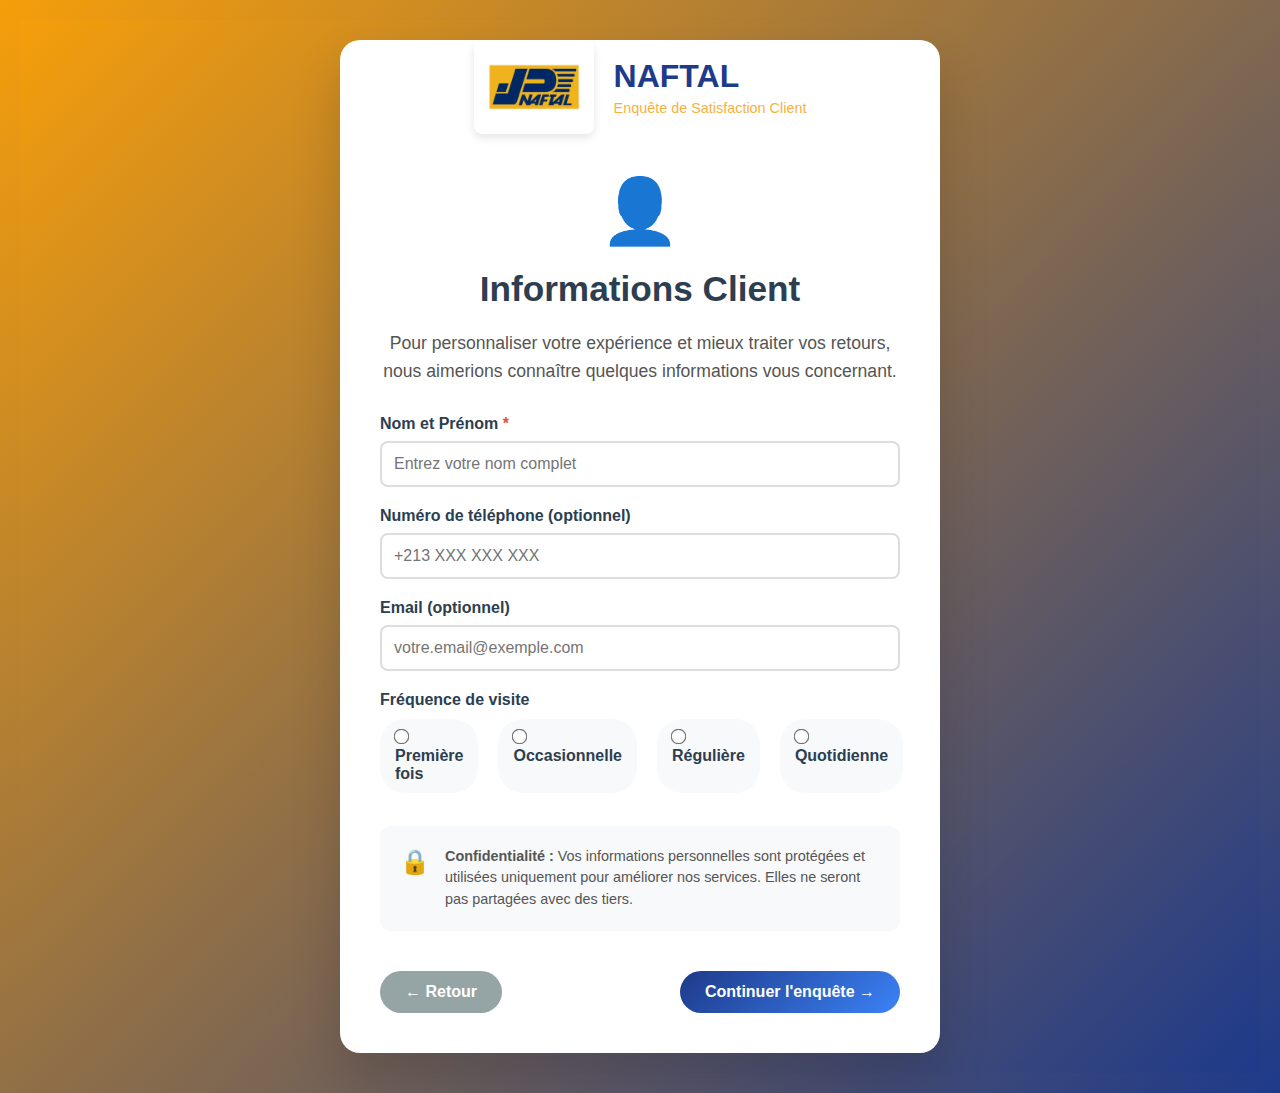
<file: naftal_feedback/index.html>
<!DOCTYPE html>
<html lang="fr">
<head>
    <meta charset="UTF-8">
    <meta name="viewport" content="width=device-width, initial-scale=1.0">
    <title>NAFTAL - Enquête de Satisfaction Client</title>
    <link rel="stylesheet" href="styles.css">
</head>
<body>
    <div class="container">
        <header>
    <div class="logo-header">
        <img src="assets/naftal-logo.webp" alt="NAFTAL Logo" class="company-logo">
        <div class="company-info">
            <h1>NAFTAL</h1>
            <h2>Enquête de Satisfaction Client</h2>
        </div>
    </div>
</header>

        <form id="feedbackForm" action="submit_feedback.php" method="POST">
            <!-- Screen 1: VISITE -->
            <div class="screen active" id="screen1">
                <h3>Écran 1 : VISITE</h3>
                
                <div class="form-group">
                    <label for="visit_date">1. Date de votre visite :</label>
                    <input type="date" id="visit_date" name="visit_date" required>
                </div>

                <div class="form-group">
                    <label for="visit_time">2. Heure approximative de votre visite :</label>
                    <input type="time" id="visit_time" name="visit_time" required>
                </div>

                <div class="form-group">
                    <label>3. Service(s) utilisé(s) (possibilité choix multiples) :</label>
                    <div class="checkbox-grid">
                        <label><input type="checkbox" name="services[]" value="carburant"> Carburant (essence/diesel)</label>
                        <label><input type="checkbox" name="services[]" value="lubrifiants"> Lubrifiants</label>
                        <label><input type="checkbox" name="services[]" value="pneumatique"> Pneumatique</label>
                        <label><input type="checkbox" name="services[]" value="produits_entretiens"> Produits entretiens</label>
                        <label><input type="checkbox" name="services[]" value="station_lavage"> Station de lavage</label>
                        <label><input type="checkbox" name="services[]" value="vidange"> Vidange</label>
                        <label><input type="checkbox" name="services[]" value="vulcanisation"> Vulcanisation</label>
                        <label><input type="checkbox" name="services[]" value="boutique"> Boutique/mini-marché</label>
                        <label><input type="checkbox" name="services[]" value="restaurant"> Restaurant</label>
                        <label><input type="checkbox" name="services[]" value="sanitaires"> Sanitaires</label>
                        <label><input type="checkbox" name="services[]" value="salle_priere"> Salle de prière</label>
                    </div>
                </div>

                <button type="button" class="next-btn" onclick="nextScreen()">Suivant</button>
            </div>

            <!-- Screen 2: SATISFACTION -->
            <div class="screen" id="screen2">
                <h3>Écran 2 : SATISFACTION</h3>
                <p class="instruction">Veuillez évaluer votre satisfaction sur une échelle de 1 à 3, où 1 = insatisfaite et 3 = satisfaite.</p>

                <div class="form-group">
                    <label>4. Qualité et propreté générale de la station :</label>
                    <div class="emoji-rating">
                        <input type="radio" id="q4_3" name="station_quality" value="3" required>
                        <label for="q4_3" class="emoji happy">😊</label>
                        
                        <input type="radio" id="q4_2" name="station_quality" value="2">
                        <label for="q4_2" class="emoji neutral">😐</label>
                        
                        <input type="radio" id="q4_1" name="station_quality" value="1">
                        <label for="q4_1" class="emoji sad">☹️</label>
                    </div>
                </div>

                <div class="form-group">
                    <label>5. Propreté des sanitaires (si utilisées) :</label>
                    <div class="emoji-rating">
                        <input type="radio" id="q5_3" name="restroom_cleanliness" value="3">
                        <label for="q5_3" class="emoji happy">😊</label>
                        
                        <input type="radio" id="q5_2" name="restroom_cleanliness" value="2">
                        <label for="q5_2" class="emoji neutral">😐</label>
                        
                        <input type="radio" id="q5_1" name="restroom_cleanliness" value="1">
                        <label for="q5_1" class="emoji sad">☹️</label>
                    </div>
                </div>

                <div class="form-group">
                    <label>6. Rapidité du service (distribution carburant, passage en caisse, restauration) :</label>
                    <div class="emoji-rating">
                        <input type="radio" id="q6_3" name="service_speed" value="3" required>
                        <label for="q6_3" class="emoji happy">😊</label>
                        
                        <input type="radio" id="q6_2" name="service_speed" value="2">
                        <label for="q6_2" class="emoji neutral">😐</label>
                        
                        <input type="radio" id="q6_1" name="service_speed" value="1">
                        <label for="q6_1" class="emoji sad">☹️</label>
                    </div>
                </div>

                <div class="form-group">
                    <label>7. Amabilité et professionnalisme du personnel :</label>
                    <div class="emoji-rating">
                        <input type="radio" id="q7_3" name="staff_friendliness" value="3" required>
                        <label for="q7_3" class="emoji happy">😊</label>
                        
                        <input type="radio" id="q7_2" name="staff_friendliness" value="2">
                        <label for="q7_2" class="emoji neutral">😐</label>
                        
                        <input type="radio" id="q7_1" name="staff_friendliness" value="1">
                        <label for="q7_1" class="emoji sad">☹️</label>
                    </div>
                </div>

                <div class="form-group">
                    <label>8. Disponibilité des produits (carburant, articles en boutique) :</label>
                    <div class="emoji-rating">
                        <input type="radio" id="q8_3" name="product_availability" value="3" required>
                        <label for="q8_3" class="emoji happy">😊</label>
                        
                        <input type="radio" id="q8_2" name="product_availability" value="2">
                        <label for="q8_2" class="emoji neutral">😐</label>
                        
                        <input type="radio" id="q8_1" name="product_availability" value="1">
                        <label for="q8_1" class="emoji sad">☹️</label>
                    </div>
                </div>

                <div class="form-group">
                    <label>9. Prix des produits / services (votre perception) :</label>
                    <div class="emoji-rating">
                        <input type="radio" id="q9_3" name="pricing_perception" value="3" required>
                        <label for="q9_3" class="emoji happy">😊</label>
                        
                        <input type="radio" id="q9_2" name="pricing_perception" value="2">
                        <label for="q9_2" class="emoji neutral">😐</label>
                        
                        <input type="radio" id="q9_1" name="pricing_perception" value="1">
                        <label for="q9_1" class="emoji sad">☹️</label>
                    </div>
                </div>

                <div class="button-group">
                    <button type="button" class="prev-btn" onclick="prevScreen()">Précédent</button>
                    <button type="button" class="next-btn" onclick="nextScreen()">Suivant</button>
                </div>
            </div>

            <!-- Screen 3: SUGGESTIONS ET COMMENTAIRES -->
            <div class="screen" id="screen3">
                <h3>Écran 3 : SUGGESTIONS ET COMMENTAIRES</h3>

                <div class="form-group">
                    <label>10. Avez-vous rencontré un problème ou un incident lors de votre visite ?</label>
                    <div class="radio-group">
                        <label><input type="radio" name="encountered_problem" value="oui" onchange="toggleProblemDescription()"> Oui</label>
                        <label><input type="radio" name="encountered_problem" value="non" onchange="toggleProblemDescription()"> Non</label>
                    </div>
                    <div id="problemDescription" class="hidden">
                        <label for="problem_details">Si oui, veuillez décrire brièvement le problème :</label>
                        <textarea id="problem_details" name="problem_details" maxlength="200" placeholder="Champ texte libre - 200 caractères max"></textarea>
                        <div class="char-count">0/200</div>
                    </div>
                </div>

                <div class="form-group">
                    <label for="suggestions">11. Auriez-vous des suggestions pour améliorer nos services ?</label>
                    <textarea id="suggestions" name="suggestions" maxlength="300" placeholder="Champ texte libre - 300 caractères max"></textarea>
                    <div class="char-count">0/300</div>
                </div>

                <div class="form-group">
                    <label>12. Dans l'ensemble, recommanderiez-vous cette station-service à vos proches ?</label>
                    <div class="radio-group">
                        <label><input type="radio" name="recommendation" value="oui" required> Oui</label>
                        <label><input type="radio" name="recommendation" value="non"> Non</label>
                        <label><input type="radio" name="recommendation" value="peut-etre"> Peut-être</label>
                    </div>
                </div>

                <div class="button-group">
                    <button type="button" class="prev-btn" onclick="prevScreen()">Précédent</button>
                    <button type="submit" class="submit-btn">Soumettre</button>
                </div>
            </div>
        </form>

        <div class="progress-bar">
            <div class="progress" id="progress"></div>
        </div>
        <div class="screen-indicator">
            <span class="step active" data-screen="1">1</span>
            <span class="step" data-screen="2">2</span>
            <span class="step" data-screen="3">3</span>
        </div>
    </div>

    <script src="script.js"></script>
</body>
</html>
</file>
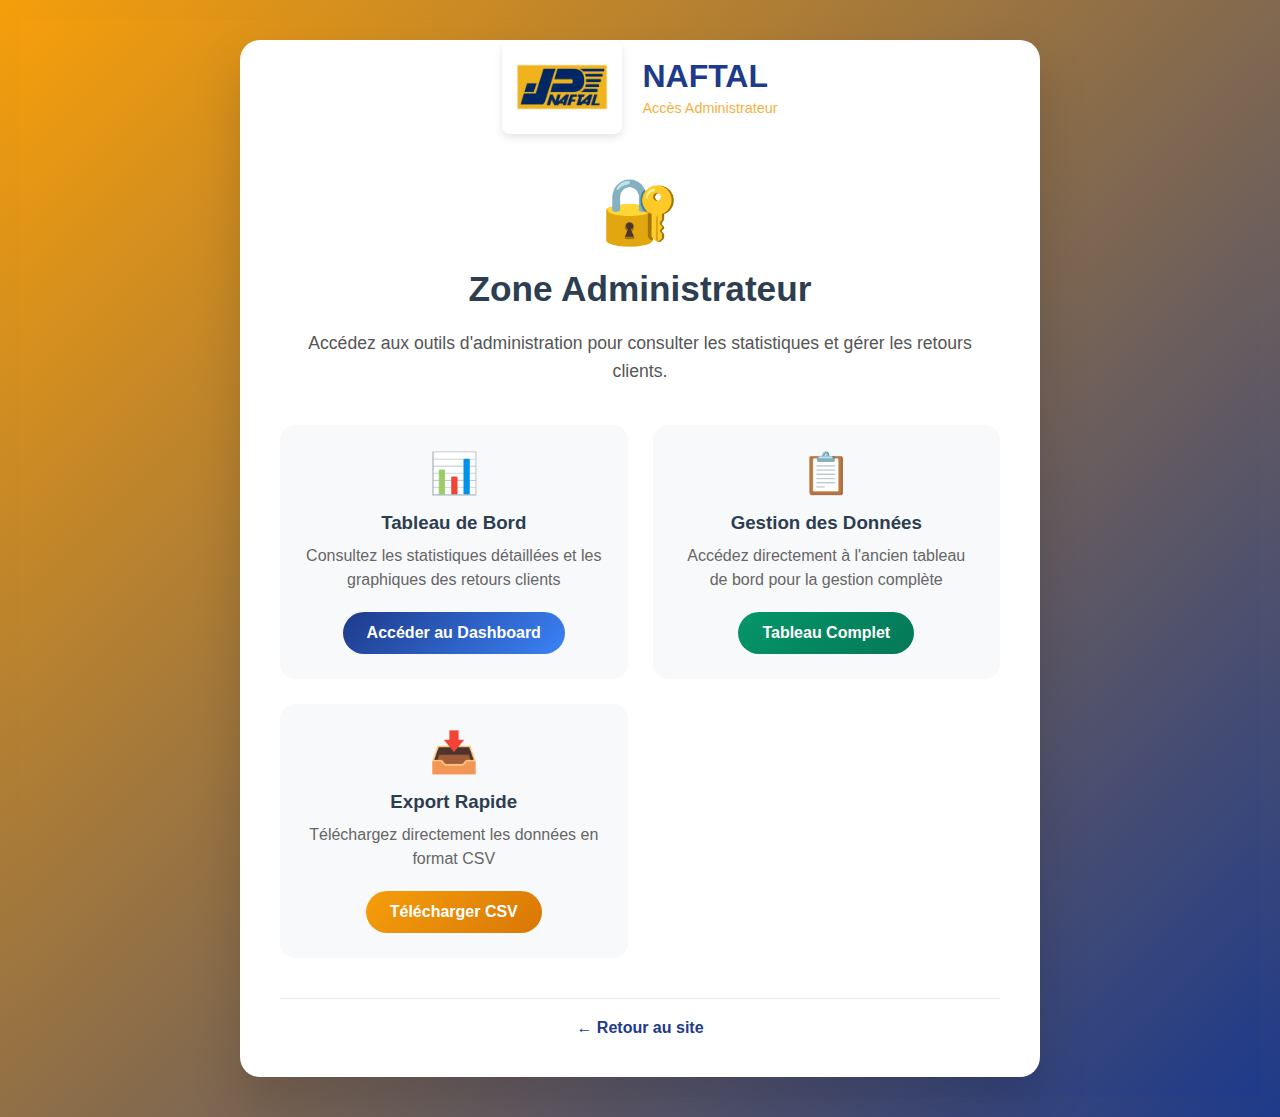
<file: naftal_feedback/admin-access.html>
<!DOCTYPE html>
<html lang="fr">
<head>
    <meta charset="UTF-8">
    <meta name="viewport" content="width=device-width, initial-scale=1.0">
    <title>NAFTAL - Accès Administrateur</title>
    <link rel="stylesheet" href="styles.css">
</head>
<body>
    <div class="admin-access-container">
        <div class="admin-access-card">
            <div class="logo-header">
                <img src="assets/naftal-logo.webp" alt="NAFTAL Logo" class="company-logo">
                <div class="company-info">
                    <h1>NAFTAL</h1>
                    <p class="company-tagline">Accès Administrateur</p>
                </div>
            </div>
            
            <div class="admin-access-content">
                <div class="access-icon">🔐</div>
                <h2>Zone Administrateur</h2>
                <p class="access-message">
                    Accédez aux outils d'administration pour consulter les statistiques 
                    et gérer les retours clients.
                </p>
                
                <div class="access-options">
                    <div class="access-option">
                        <div class="option-icon">📊</div>
                        <h3>Tableau de Bord</h3>
                        <p>Consultez les statistiques détaillées et les graphiques des retours clients</p>
                        <a href="admin/login.html" class="access-btn primary">
                            Accéder au Dashboard
                        </a>
                    </div>
                    
                    <div class="access-option">
                        <div class="option-icon">📋</div>
                        <h3>Gestion des Données</h3>
                        <p>Accédez directement à l'ancien tableau de bord pour la gestion complète</p>
                        <a href="admin/dashboard.php" class="access-btn secondary">
                            Tableau Complet
                        </a>
                    </div>
                    
                    <div class="access-option">
                        <div class="option-icon">📥</div>
                        <h3>Export Rapide</h3>
                        <p>Téléchargez directement les données en format CSV</p>
                        <a href="admin/export_csv.php" class="access-btn tertiary">
                            Télécharger CSV
                        </a>
                    </div>
                </div>
                
                <div class="quick-stats" id="quickStats">
                    <h3>Aperçu Rapide</h3>
                    <div class="stats-grid">
                        <div class="quick-stat">
                            <span class="stat-number" id="totalCount">-</span>
                            <span class="stat-label">Total Retours</span>
                        </div>
                        <div class="quick-stat">
                            <span class="stat-number" id="avgRating">-</span>
                            <span class="stat-label">Satisfaction Moy.</span>
                        </div>
                        <div class="quick-stat">
                            <span class="stat-number" id="recommendRate">-</span>
                            <span class="stat-label">Recommandations</span>
                        </div>
                    </div>
                </div>
                
                <div class="back-to-site">
                    <a href="welcome.html" class="back-link">← Retour au site</a>
                </div>
            </div>
        </div>
    </div>
    
    <style>
        .admin-access-container {
            min-height: 100vh;
            display: flex;
            align-items: center;
            justify-content: center;
            background: linear-gradient(135deg, #f59e0b 0%, #1e3a8a 100%);
            padding: 20px;
        }
        
        .admin-access-card {
            background: white;
            border-radius: 20px;
            box-shadow: 0 25px 50px rgba(0, 0, 0, 0.15);
            max-width: 800px;
            width: 100%;
            overflow: hidden;
        }
        
        .admin-access-content {
            padding: 40px;
            text-align: center;
        }
        
        .access-icon {
            font-size: 4em;
            margin-bottom: 20px;
        }
        
        .admin-access-content h2 {
            color: #2c3e50;
            font-size: 2.2em;
            margin-bottom: 20px;
        }
        
        .access-message {
            font-size: 1.1em;
            color: #555;
            margin-bottom: 40px;
            line-height: 1.6;
        }
        
        .access-options {
            display: grid;
            grid-template-columns: repeat(auto-fit, minmax(250px, 1fr));
            gap: 25px;
            margin-bottom: 40px;
        }
        
        .access-option {
            background: #f8f9fa;
            padding: 25px;
            border-radius: 15px;
            transition: transform 0.3s;
        }
        
        .access-option:hover {
            transform: translateY(-5px);
        }
        
        .option-icon {
            font-size: 2.5em;
            margin-bottom: 15px;
        }
        
        .access-option h3 {
            color: #2c3e50;
            margin-bottom: 10px;
        }
        
        .access-option p {
            color: #666;
            margin-bottom: 20px;
            line-height: 1.5;
        }
        
        .access-btn {
            display: inline-block;
            padding: 12px 24px;
            border-radius: 25px;
            text-decoration: none;
            font-weight: 600;
            transition: all 0.3s;
        }
        
        .access-btn.primary {
            background: linear-gradient(135deg, #1e3a8a, #3b82f6);
            color: white;
        }
        
        .access-btn.secondary {
            background: linear-gradient(135deg, #059669, #047857);
            color: white;
        }
        
        .access-btn.tertiary {
            background: linear-gradient(135deg, #f59e0b, #d97706);
            color: white;
        }
        
        .access-btn:hover {
            transform: translateY(-2px);
            box-shadow: 0 5px 15px rgba(0, 0, 0, 0.2);
        }
        
        .quick-stats {
            background: #f8f9fa;
            padding: 25px;
            border-radius: 15px;
            margin-bottom: 30px;
        }
        
        .quick-stats h3 {
            color: #2c3e50;
            margin-bottom: 20px;
        }
        
        .stats-grid {
            display: grid;
            grid-template-columns: repeat(auto-fit, minmax(120px, 1fr));
            gap: 20px;
        }
        
        .quick-stat {
            text-align: center;
        }
        
        .stat-number {
            display: block;
            font-size: 2em;
            font-weight: bold;
            color: #1e3a8a;
            margin-bottom: 5px;
        }
        
        .stat-label {
            font-size: 0.9em;
            color: #666;
        }
        
        .back-to-site {
            margin-top: 30px;
            padding-top: 20px;
            border-top: 1px solid #e9ecef;
        }
        
        .back-link {
            color: #1e3a8a;
            text-decoration: none;
            font-weight: 600;
        }
        
        .back-link:hover {
            text-decoration: underline;
        }
        
        @media (max-width: 768px) {
            .admin-access-content {
                padding: 20px;
            }
            
            .access-options {
                grid-template-columns: 1fr;
            }
            
            .stats-grid {
                grid-template-columns: repeat(3, 1fr);
            }
        }
    </style>
    
    <script>
        // Load quick stats
        fetch('admin/get-dashboard-data.php')
            .then(response => response.json())
            .then(data => {
                if (!data.error) {
                    document.getElementById('totalCount').textContent = data.totalFeedbacks || 0;
                    document.getElementById('avgRating').textContent = (data.avgSatisfaction || 0).toFixed(1) + '/3';
                    document.getElementById('recommendRate').textContent = (data.recommendationRate || 0).toFixed(1) + '%';
                }
            })
            .catch(error => {
                console.log('Stats not available:', error);
                document.getElementById('quickStats').style.display = 'none';
            });
        
        // Add entrance animation
        document.addEventListener('DOMContentLoaded', () => {
            document.body.style.opacity = '0';
            setTimeout(() => {
                document.body.style.transition = 'opacity 0.5s ease-in-out';
                document.body.style.opacity = '1';
            }, 100);
        });
    </script>
</body>
</html>
</file>
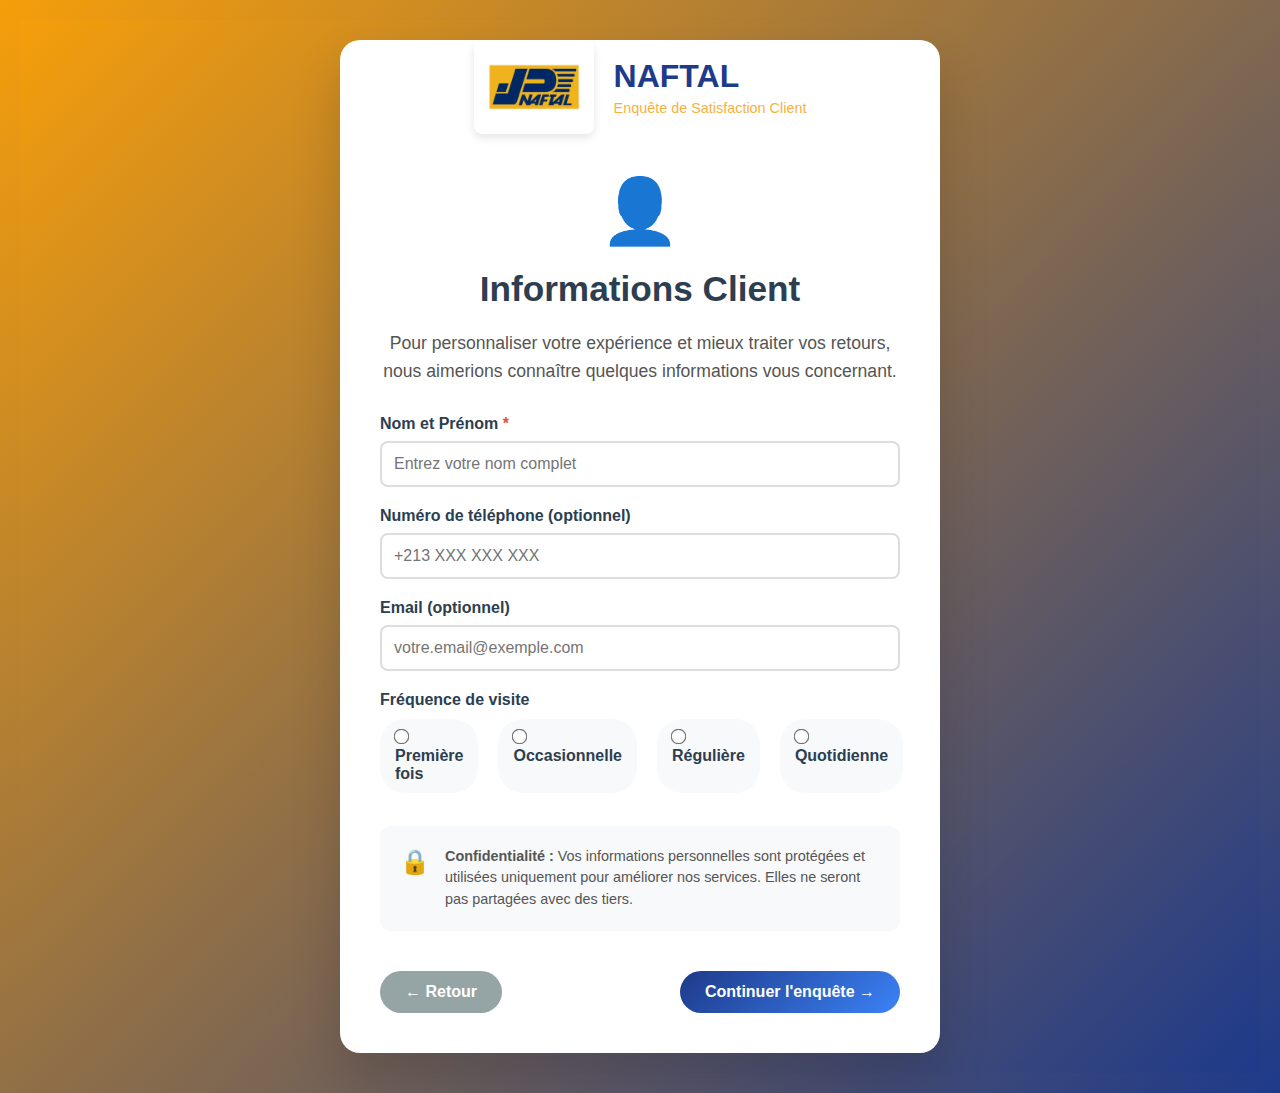
<file: naftal_feedback/client-info.html>
<!DOCTYPE html>
<html lang="fr">
<head>
    <meta charset="UTF-8">
    <meta name="viewport" content="width=device-width, initial-scale=1.0">
    <title>NAFTAL - Informations Client</title>
    <link rel="stylesheet" href="styles.css">
</head>
<body>
    <div class="client-info-container">
        <div class="client-info-card">
            <div class="logo-header">
                <img src="assets/naftal-logo.webp" alt="NAFTAL Logo" class="company-logo">
                <div class="company-info">
                    <h1>NAFTAL</h1>
                    <p class="company-tagline">Enquête de Satisfaction Client</p>
                </div>
            </div>
            
            <div class="client-info-content">
                <div class="info-icon">👤</div>
                <h2>Informations Client</h2>
                <p class="info-message">
                    Pour personnaliser votre expérience et mieux traiter vos retours, 
                    nous aimerions connaître quelques informations vous concernant.
                </p>
                
                <form id="clientInfoForm" class="client-form">
                    <div class="form-group">
                        <label for="client_name">Nom et Prénom <span class="required">*</span></label>
                        <input type="text" id="client_name" name="client_name" required 
                               placeholder="Entrez votre nom complet" maxlength="100">
                    </div>
                    
                    <div class="form-group">
                        <label for="client_phone">Numéro de téléphone (optionnel)</label>
                        <input type="tel" id="client_phone" name="client_phone" 
                               placeholder="+213 XXX XXX XXX" maxlength="20">
                    </div>
                    
                    <div class="form-group">
                        <label for="client_email">Email (optionnel)</label>
                        <input type="email" id="client_email" name="client_email" 
                               placeholder="votre.email@exemple.com" maxlength="100">
                    </div>
                    
                    <div class="form-group">
                        <label>Fréquence de visite</label>
                        <div class="radio-group">
                            <label><input type="radio" name="visit_frequency" value="premiere_fois"> Première fois</label>
                            <label><input type="radio" name="visit_frequency" value="occasionnelle"> Occasionnelle</label>
                            <label><input type="radio" name="visit_frequency" value="reguliere"> Régulière</label>
                            <label><input type="radio" name="visit_frequency" value="quotidienne"> Quotidienne</label>
                        </div>
                    </div>
                    
                    <div class="privacy-notice">
                        <div class="privacy-icon">🔒</div>
                        <p>
                            <strong>Confidentialité :</strong> Vos informations personnelles sont protégées 
                            et utilisées uniquement pour améliorer nos services. Elles ne seront pas 
                            partagées avec des tiers.
                        </p>
                    </div>
                    
                    <div class="button-group">
                        <button type="button" class="back-btn" onclick="goBack()">
                            ← Retour
                        </button>
                        <button type="submit" class="continue-btn">
                            Continuer l'enquête →
                        </button>
                    </div>
                </form>
            </div>
        </div>
    </div>
    
    <script>
        function goBack() {
            window.location.href = 'welcome.html';
        }
        
        document.getElementById('clientInfoForm').addEventListener('submit', function(e) {
            e.preventDefault();
            
            // Store client information in localStorage
            const formData = new FormData(this);
            const clientInfo = {};
            
            for (let [key, value] of formData.entries()) {
                clientInfo[key] = value;
            }
            
            localStorage.setItem('naftal_client_info', JSON.stringify(clientInfo));
            
            // Redirect to survey
            window.location.href = 'index.html';
        });
        
        // Add entrance animation
        document.addEventListener('DOMContentLoaded', () => {
            document.body.style.opacity = '0';
            setTimeout(() => {
                document.body.style.transition = 'opacity 0.5s ease-in-out';
                document.body.style.opacity = '1';
            }, 100);
        });
    </script>
</body>
</html>
</file>
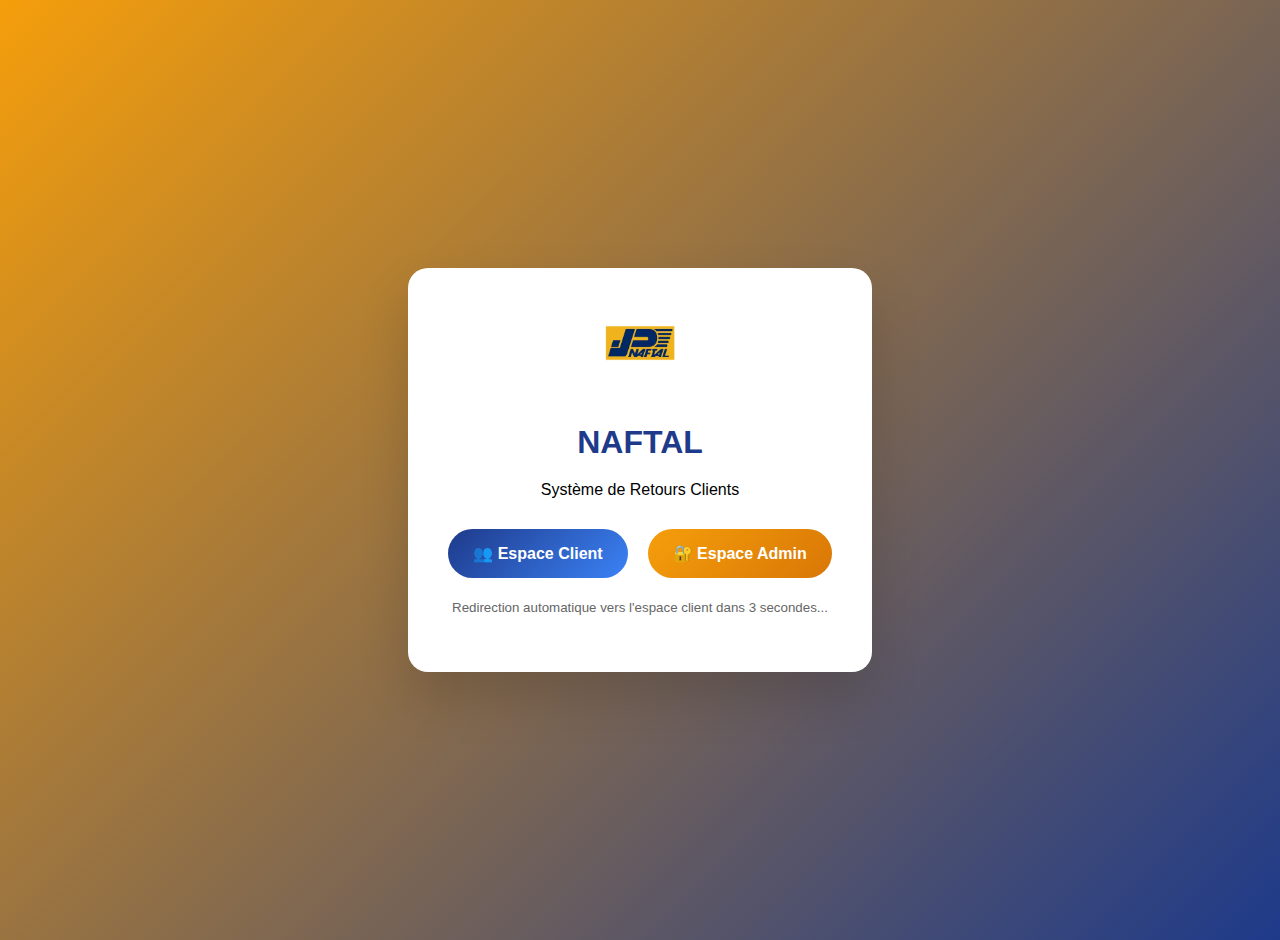
<file: naftal_feedback/index-start.html>
<!DOCTYPE html>
<html lang="fr">
<head>
    <meta charset="UTF-8">
    <meta name="viewport" content="width=device-width, initial-scale=1.0">
    <title>NAFTAL - Système de Retours Clients</title>
    <style>
        body {
            font-family: Arial, sans-serif;
            background: linear-gradient(135deg, #f59e0b 0%, #1e3a8a 100%);
            min-height: 100vh;
            display: flex;
            align-items: center;
            justify-content: center;
            margin: 0;
            padding: 20px;
        }
        
        .redirect-card {
            background: white;
            padding: 40px;
            border-radius: 20px;
            box-shadow: 0 25px 50px rgba(0, 0, 0, 0.15);
            text-align: center;
            max-width: 500px;
        }
        
        .logo {
            width: 80px;
            height: auto;
            margin-bottom: 20px;
            border-radius: 8px;
            background: white;
            padding: 5px;
        }
        
        h1 {
            color: #1e3a8a;
            margin-bottom: 20px;
        }
        
        .redirect-options {
            display: flex;
            gap: 20px;
            justify-content: center;
            flex-wrap: wrap;
            margin-top: 30px;
        }
        
        .redirect-btn {
            padding: 15px 25px;
            border: none;
            border-radius: 25px;
            font-weight: 600;
            text-decoration: none;
            transition: all 0.3s;
            cursor: pointer;
        }
        
        .client-btn {
            background: linear-gradient(135deg, #1e3a8a, #3b82f6);
            color: white;
        }
        
        .admin-btn {
            background: linear-gradient(135deg, #f59e0b, #d97706);
            color: white;
        }
        
        .redirect-btn:hover {
            transform: translateY(-2px);
            box-shadow: 0 5px 15px rgba(0, 0, 0, 0.2);
        }
        
        .loading {
            margin-top: 20px;
            color: #666;
        }
    </style>
</head>
<body>
    <div class="redirect-card">
        <img src="assets/naftal-logo.webp" alt="NAFTAL Logo" class="logo">
        <h1>NAFTAL</h1>
        <p>Système de Retours Clients</p>
        
        <div class="redirect-options">
            <a href="welcome.html" class="redirect-btn client-btn">
                👥 Espace Client
            </a>
            <a href="admin-access.html" class="redirect-btn admin-btn">
                🔐 Espace Admin
            </a>
        </div>
        
        <div class="loading">
            <p><small>Redirection automatique vers l'espace client dans <span id="countdown">3</span> secondes...</small></p>
        </div>
    </div>
    
    <script>
        let countdown = 3;
        const countdownElement = document.getElementById('countdown');
        
        const timer = setInterval(() => {
            countdown--;
            countdownElement.textContent = countdown;
            
            if (countdown <= 0) {
                clearInterval(timer);
                window.location.href = 'welcome.html';
            }
        }, 1000);
        
        // Stop auto-redirect if user interacts with the page
        document.addEventListener('click', () => {
            clearInterval(timer);
            document.querySelector('.loading').style.display = 'none';
        });
    </script>
</body>
</html>
</file>
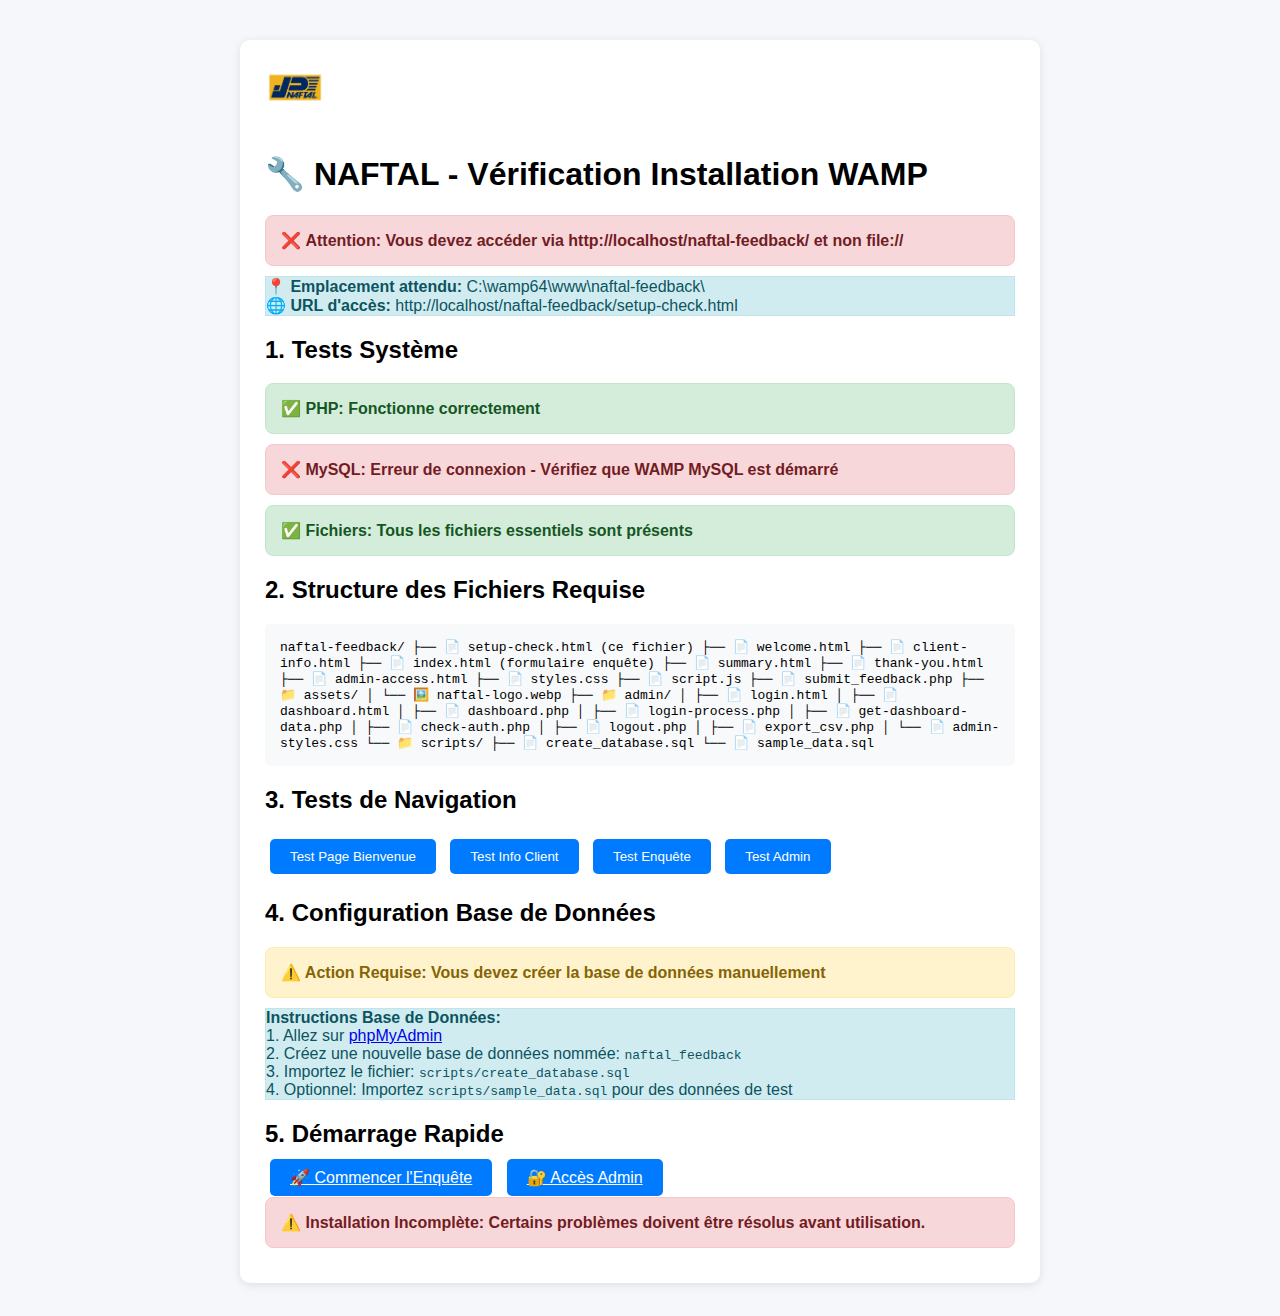
<file: naftal_feedback/setup-check.html>
<!DOCTYPE html>
<html lang="fr">
<head>
    <meta charset="UTF-8">
    <meta name="viewport" content="width=device-width, initial-scale=1.0">
    <title>NAFTAL - Vérification Installation</title>
    <style>
        body { font-family: Arial, sans-serif; max-width: 800px; margin: 0 auto; padding: 20px; background: #f5f7fa; }
        .check-card { background: white; padding: 25px; border-radius: 10px; margin: 20px 0; box-shadow: 0 2px 10px rgba(0,0,0,0.1); }
        .status { padding: 15px; border-radius: 8px; margin: 10px 0; font-weight: bold; }
        .success { background: #d4edda; color: #155724; border: 1px solid #c3e6cb; }
        .error { background: #f8d7da; color: #721c24; border: 1px solid #f5c6cb; }
        .warning { background: #fff3cd; color: #856404; border: 1px solid #ffeaa7; }
        .info { background: #d1ecf1; color: #0c5460; border: 1px solid #bee5eb; }
        .test-btn { background: #007bff; color: white; padding: 10px 20px; border: none; border-radius: 5px; cursor: pointer; margin: 5px; }
        .test-btn:hover { background: #0056b3; }
        .file-list { background: #f8f9fa; padding: 15px; border-radius: 5px; font-family: monospace; }
        .logo { width: 60px; height: auto; margin-bottom: 20px; }
    </style>
</head>
<body>
    <div class="check-card">
        <img src="assets/naftal-logo.webp" alt="NAFTAL Logo" class="logo">
        <h1>🔧 NAFTAL - Vérification Installation WAMP</h1>
        
        <div class="info">
            <strong>📍 Emplacement attendu:</strong> C:\wamp64\www\naftal-feedback\<br>
            <strong>🌐 URL d'accès:</strong> http://localhost/naftal-feedback/setup-check.html
        </div>
        
        <h2>1. Tests Système</h2>
        <div id="systemTests">
            <div id="phpTest" class="status warning">🔄 Test PHP en cours...</div>
            <div id="mysqlTest" class="status warning">🔄 Test MySQL en cours...</div>
            <div id="filesTest" class="status warning">🔄 Test fichiers en cours...</div>
        </div>
        
        <h2>2. Structure des Fichiers Requise</h2>
        <div class="file-list">
naftal-feedback/
├── 📄 setup-check.html (ce fichier)
├── 📄 welcome.html
├── 📄 client-info.html  
├── 📄 index.html (formulaire enquête)
├── 📄 summary.html
├── 📄 thank-you.html
├── 📄 admin-access.html
├── 📄 styles.css
├── 📄 script.js
├── 📄 submit_feedback.php
├── 📁 assets/
│   └── 🖼️ naftal-logo.webp
├── 📁 admin/
│   ├── 📄 login.html
│   ├── 📄 dashboard.html
│   ├── 📄 dashboard.php
│   ├── 📄 login-process.php
│   ├── 📄 get-dashboard-data.php
│   ├── 📄 check-auth.php
│   ├── 📄 logout.php
│   ├── 📄 export_csv.php
│   └── 📄 admin-styles.css
└── 📁 scripts/
    ├── 📄 create_database.sql
    └── 📄 sample_data.sql
        </div>
        
        <h2>3. Tests de Navigation</h2>
        <div>
            <button class="test-btn" onclick="testPage('welcome.html')">Test Page Bienvenue</button>
            <button class="test-btn" onclick="testPage('client-info.html')">Test Info Client</button>
            <button class="test-btn" onclick="testPage('index.html')">Test Enquête</button>
            <button class="test-btn" onclick="testPage('admin-access.html')">Test Admin</button>
        </div>
        
        <h2>4. Configuration Base de Données</h2>
        <div id="dbConfig" class="status warning">
            <strong>⚠️ Action Requise:</strong> Vous devez créer la base de données manuellement
        </div>
        
        <div class="info">
            <strong>Instructions Base de Données:</strong><br>
            1. Allez sur <a href="http://localhost/phpmyadmin" target="_blank">phpMyAdmin</a><br>
            2. Créez une nouvelle base de données nommée: <code>naftal_feedback</code><br>
            3. Importez le fichier: <code>scripts/create_database.sql</code><br>
            4. Optionnel: Importez <code>scripts/sample_data.sql</code> pour des données de test
        </div>
        
        <h2>5. Démarrage Rapide</h2>
        <div>
            <a href="welcome.html" class="test-btn">🚀 Commencer l'Enquête</a>
            <a href="admin-access.html" class="test-btn">🔐 Accès Admin</a>
        </div>
        
        <div id="finalStatus" class="status info">
            <strong>ℹ️ Statut:</strong> Vérification en cours...
        </div>
    </div>
    
    <script>
        let testsCompleted = 0;
        let testsTotal = 3;
        let allTestsPassed = true;
        
        // Test PHP
        fetch('submit_feedback.php', { method: 'GET' })
            .then(response => {
                document.getElementById('phpTest').className = 'status success';
                document.getElementById('phpTest').innerHTML = '✅ <strong>PHP:</strong> Fonctionne correctement';
                testsCompleted++;
                checkAllTests();
            })
            .catch(error => {
                document.getElementById('phpTest').className = 'status error';
                document.getElementById('phpTest').innerHTML = '❌ <strong>PHP:</strong> Non disponible - Vérifiez que WAMP Apache est démarré';
                allTestsPassed = false;
                testsCompleted++;
                checkAllTests();
            });
        
        // Test MySQL via PHP
        fetch('admin/get-dashboard-data.php')
            .then(response => response.json())
            .then(data => {
                if (data.error && data.error.includes('database')) {
                    document.getElementById('mysqlTest').className = 'status warning';
                    document.getElementById('mysqlTest').innerHTML = '⚠️ <strong>MySQL:</strong> Connecté mais base de données manquante - Créez "naftal_feedback"';
                } else if (data.error) {
                    document.getElementById('mysqlTest').className = 'status error';
                    document.getElementById('mysqlTest').innerHTML = '❌ <strong>MySQL:</strong> ' + data.error;
                    allTestsPassed = false;
                } else {
                    document.getElementById('mysqlTest').className = 'status success';
                    document.getElementById('mysqlTest').innerHTML = '✅ <strong>MySQL:</strong> Base de données connectée et fonctionnelle';
                    document.getElementById('dbConfig').className = 'status success';
                    document.getElementById('dbConfig').innerHTML = '✅ <strong>Base de données:</strong> Configurée et prête';
                }
                testsCompleted++;
                checkAllTests();
            })
            .catch(error => {
                document.getElementById('mysqlTest').className = 'status error';
                document.getElementById('mysqlTest').innerHTML = '❌ <strong>MySQL:</strong> Erreur de connexion - Vérifiez que WAMP MySQL est démarré';
                allTestsPassed = false;
                testsCompleted++;
                checkAllTests();
            });
        
        // Test Files
        const filesToTest = ['welcome.html', 'styles.css', 'script.js', 'assets/naftal-logo.webp'];
        let filesOk = 0;
        
        filesToTest.forEach(file => {
            fetch(file, { method: 'HEAD' })
                .then(response => {
                    if (response.ok) filesOk++;
                    if (filesOk === filesToTest.length) {
                        document.getElementById('filesTest').className = 'status success';
                        document.getElementById('filesTest').innerHTML = '✅ <strong>Fichiers:</strong> Tous les fichiers essentiels sont présents';
                    } else if (filesOk === 0) {
                        document.getElementById('filesTest').className = 'status error';
                        document.getElementById('filesTest').innerHTML = '❌ <strong>Fichiers:</strong> Fichiers manquants - Vérifiez l\'emplacement';
                        allTestsPassed = false;
                    }
                    testsCompleted++;
                    checkAllTests();
                })
                .catch(() => {
                    document.getElementById('filesTest').className = 'status error';
                    document.getElementById('filesTest').innerHTML = '❌ <strong>Fichiers:</strong> Certains fichiers sont manquants';
                    allTestsPassed = false;
                    testsCompleted++;
                    checkAllTests();
                });
        });
        
        function checkAllTests() {
            if (testsCompleted >= testsTotal) {
                const finalStatus = document.getElementById('finalStatus');
                if (allTestsPassed) {
                    finalStatus.className = 'status success';
                    finalStatus.innerHTML = '🎉 <strong>Installation Réussie!</strong> Tous les tests sont passés. Vous pouvez utiliser le système.';
                } else {
                    finalStatus.className = 'status error';
                    finalStatus.innerHTML = '⚠️ <strong>Installation Incomplète:</strong> Certains problèmes doivent être résolus avant utilisation.';
                }
            }
        }
        
        function testPage(page) {
            window.open(page, '_blank');
        }
        
        // Show current URL info
        document.addEventListener('DOMContentLoaded', () => {
            const currentUrl = window.location.href;
            if (currentUrl.includes('localhost')) {
                console.log('✅ Accès correct via localhost');
            } else {
                const warning = document.createElement('div');
                warning.className = 'status error';
                warning.innerHTML = '❌ <strong>Attention:</strong> Vous devez accéder via http://localhost/naftal-feedback/ et non file://';
                document.querySelector('.check-card').insertBefore(warning, document.querySelector('h1').nextSibling);
            }
        });
    </script>
</body>
</html>
</file>
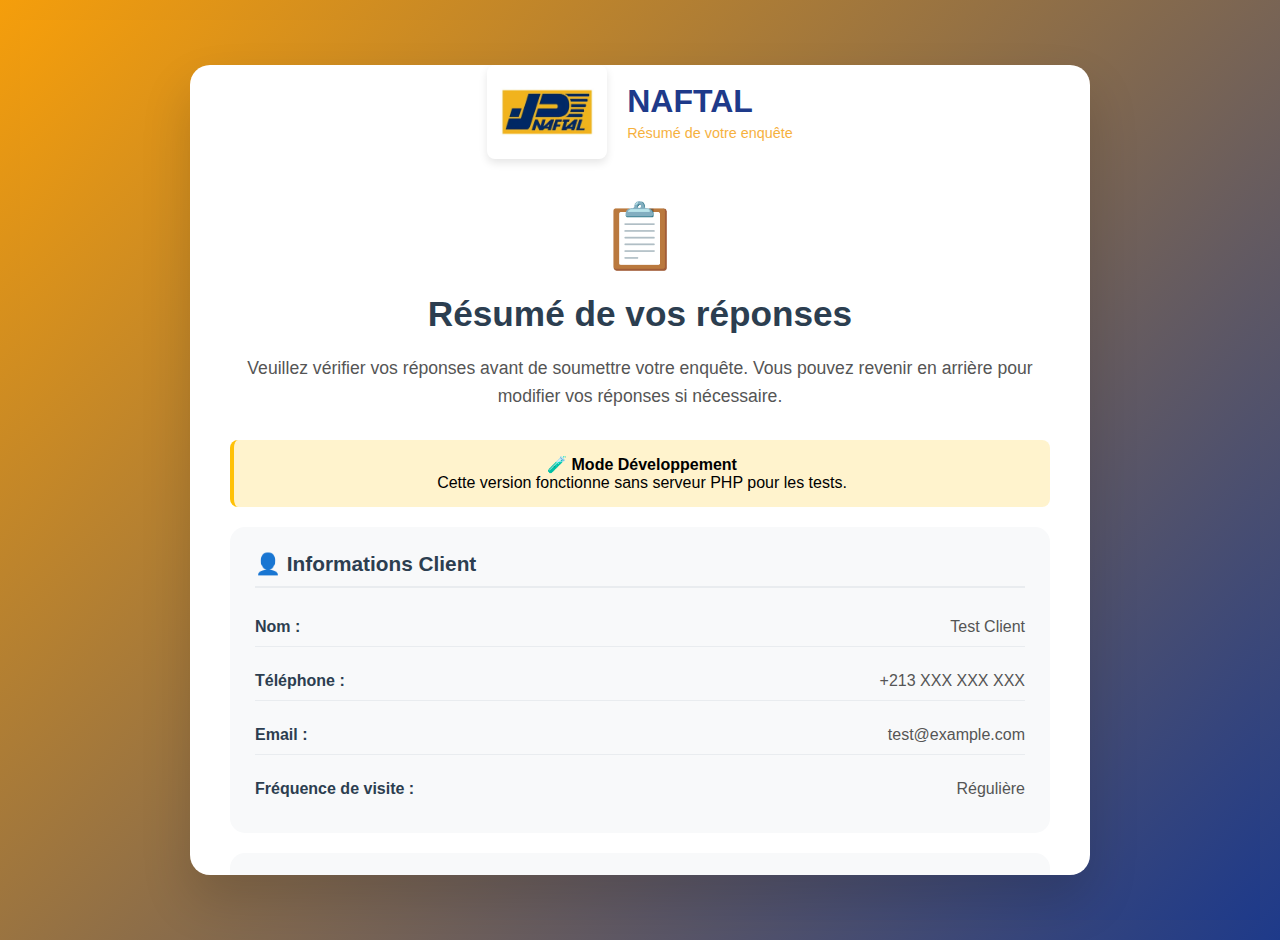
<file: naftal_feedback/summary-dev.html>
<!DOCTYPE html>
<html lang="fr">
<head>
    <meta charset="UTF-8">
    <meta name="viewport" content="width=device-width, initial-scale=1.0">
    <title>NAFTAL - Résumé de votre enquête (DEV)</title>
    <link rel="stylesheet" href="styles.css">
</head>
<body>
    <div class="summary-container">
        <div class="summary-card">
            <div class="logo-header">
                <img src="assets/naftal-logo.webp" alt="NAFTAL Logo" class="company-logo">
                <div class="company-info">
                    <h1>NAFTAL</h1>
                    <p class="company-tagline">Résumé de votre enquête</p>
                </div>
            </div>
            
            <div class="summary-content">
                <div class="summary-icon">📋</div>
                <h2>Résumé de vos réponses</h2>
                <p class="summary-message">
                    Veuillez vérifier vos réponses avant de soumettre votre enquête. 
                    Vous pouvez revenir en arrière pour modifier vos réponses si nécessaire.
                </p>
                
                <div class="dev-notice" style="background: #fff3cd; padding: 15px; border-radius: 8px; margin-bottom: 20px; border-left: 4px solid #ffc107;">
                    <strong>🧪 Mode Développement</strong><br>
                    Cette version fonctionne sans serveur PHP pour les tests.
                </div>
                
                <div class="summary-sections">
                    <!-- Client Information -->
                    <div class="summary-section">
                        <h3>👤 Informations Client</h3>
                        <div class="summary-item">
                            <span class="label">Nom :</span>
                            <span class="value" id="summary-name">-</span>
                        </div>
                        <div class="summary-item">
                            <span class="label">Téléphone :</span>
                            <span class="value" id="summary-phone">-</span>
                        </div>
                        <div class="summary-item">
                            <span class="label">Email :</span>
                            <span class="value" id="summary-email">-</span>
                        </div>
                        <div class="summary-item">
                            <span class="label">Fréquence de visite :</span>
                            <span class="value" id="summary-frequency">-</span>
                        </div>
                    </div>
                    
                    <!-- Visit Information -->
                    <div class="summary-section">
                        <h3>📅 Informations de Visite</h3>
                        <div class="summary-item">
                            <span class="label">Date de visite :</span>
                            <span class="value" id="summary-date">-</span>
                        </div>
                        <div class="summary-item">
                            <span class="label">Heure de visite :</span>
                            <span class="value" id="summary-time">-</span>
                        </div>
                        <div class="summary-item">
                            <span class="label">Services utilisés :</span>
                            <span class="value" id="summary-services">-</span>
                        </div>
                    </div>
                    
                    <!-- Satisfaction Ratings -->
                    <div class="summary-section">
                        <h3>⭐ Évaluations de Satisfaction</h3>
                        <div class="ratings-grid">
                            <div class="rating-item">
                                <span class="rating-label">Qualité de la station</span>
                                <span class="rating-value" id="summary-station-quality">-</span>
                            </div>
                            <div class="rating-item">
                                <span class="rating-label">Propreté des sanitaires</span>
                                <span class="rating-value" id="summary-restroom">-</span>
                            </div>
                            <div class="rating-item">
                                <span class="rating-label">Rapidité du service</span>
                                <span class="rating-value" id="summary-speed">-</span>
                            </div>
                            <div class="rating-item">
                                <span class="rating-label">Amabilité du personnel</span>
                                <span class="rating-value" id="summary-staff">-</span>
                            </div>
                            <div class="rating-item">
                                <span class="rating-label">Disponibilité des produits</span>
                                <span class="rating-value" id="summary-availability">-</span>
                            </div>
                            <div class="rating-item">
                                <span class="rating-label">Perception des prix</span>
                                <span class="rating-value" id="summary-pricing">-</span>
                            </div>
                        </div>
                    </div>
                    
                    <!-- Comments and Suggestions -->
                    <div class="summary-section">
                        <h3>💬 Commentaires et Suggestions</h3>
                        <div class="summary-item">
                            <span class="label">Problème rencontré :</span>
                            <span class="value" id="summary-problem">-</span>
                        </div>
                        <div class="summary-item" id="problem-details-section" style="display: none;">
                            <span class="label">Détails du problème :</span>
                            <div class="comment-box" id="summary-problem-details">-</div>
                        </div>
                        <div class="summary-item">
                            <span class="label">Suggestions :</span>
                            <div class="comment-box" id="summary-suggestions">-</div>
                        </div>
                        <div class="summary-item">
                            <span class="label">Recommandation :</span>
                            <span class="value recommendation" id="summary-recommendation">-</span>
                        </div>
                    </div>
                </div>
                
                <div class="button-group">
                    <button type="button" class="back-btn" onclick="goBackToSurvey()">
                        ← Modifier mes réponses
                    </button>
                    <button type="button" class="submit-final-btn" onclick="submitFinalSurveyDev()">
                        Soumettre l'enquête ✓
                    </button>
                </div>
            </div>
        </div>
    </div>
    
    <script>
        function goBackToSurvey() {
            window.location.href = 'index.html';
        }
        
        function submitFinalSurveyDev() {
            // Show loading state
            const submitBtn = document.querySelector('.submit-final-btn');
            const originalText = submitBtn.textContent;
            submitBtn.textContent = 'Envoi en cours...';
            submitBtn.disabled = true;
            
            // Simulate server processing
            setTimeout(() => {
                // Show success message
                alert('✅ Enquête soumise avec succès!\n\nNote: En mode développement, les données ne sont pas sauvegardées.');
                
                // Clear stored data
                localStorage.removeItem('naftal_client_info');
                localStorage.removeItem('naftal_survey_data');
                
                // Redirect to thank you page
                window.location.href = 'thank-you.html';
            }, 2000);
        }
        
        function getRatingEmoji(rating) {
            switch(rating) {
                case '3': return '😊 Satisfait';
                case '2': return '😐 Neutre';
                case '1': return '☹️ Insatisfait';
                default: return '-';
            }
        }
        
        function formatServices(services) {
            if (!services || services.length === 0) return '-';
            
            const serviceLabels = {
                'carburant': 'Carburant (essence/diesel)',
                'lubrifiants': 'Lubrifiants',
                'pneumatique': 'Pneumatique',
                'produits_entretiens': 'Produits entretiens',
                'station_lavage': 'Station de lavage',
                'vidange': 'Vidange',
                'vulcanisation': 'Vulcanisation',
                'boutique': 'Boutique/mini-marché',
                'restaurant': 'Restaurant',
                'sanitaires': 'Sanitaires',
                'salle_priere': 'Salle de prière'
            };
            
            return services.map(service => serviceLabels[service] || service).join(', ');
        }
        
        function formatFrequency(frequency) {
            const frequencies = {
                'premiere_fois': 'Première fois',
                'occasionnelle': 'Occasionnelle',
                'reguliere': 'Régulière',
                'quotidienne': 'Quotidienne'
            };
            return frequencies[frequency] || '-';
        }
        
        function formatRecommendation(recommendation) {
            const recommendations = {
                'oui': '✅ Oui',
                'non': '❌ Non',
                'peut-etre': '🤔 Peut-être'
            };
            return recommendations[recommendation] || '-';
        }
        
        // Load and display summary data
        document.addEventListener('DOMContentLoaded', () => {
            const clientInfo = JSON.parse(localStorage.getItem('naftal_client_info') || '{}');
            const surveyData = JSON.parse(localStorage.getItem('naftal_survey_data') || '{}');
            
            // If no data, create sample data for testing
            if (Object.keys(clientInfo).length === 0) {
                const sampleClientInfo = {
                    client_name: 'Test Client',
                    client_phone: '+213 XXX XXX XXX',
                    client_email: 'test@example.com',
                    visit_frequency: 'reguliere'
                };
                localStorage.setItem('naftal_client_info', JSON.stringify(sampleClientInfo));
                Object.assign(clientInfo, sampleClientInfo);
            }
            
            if (Object.keys(surveyData).length === 0) {
                const sampleSurveyData = {
                    visit_date: '2024-01-15',
                    visit_time: '14:30',
                    services: ['carburant', 'boutique'],
                    station_quality: '3',
                    restroom_cleanliness: '2',
                    service_speed: '3',
                    staff_friendliness: '3',
                    product_availability: '2',
                    pricing_perception: '2',
                    encountered_problem: 'non',
                    problem_details: '',
                    suggestions: 'Très bon service, continuez ainsi!',
                    recommendation: 'oui'
                };
                localStorage.setItem('naftal_survey_data', JSON.stringify(sampleSurveyData));
                Object.assign(surveyData, sampleSurveyData);
            }
            
            // Client Information
            document.getElementById('summary-name').textContent = clientInfo.client_name || '-';
            document.getElementById('summary-phone').textContent = clientInfo.client_phone || '-';
            document.getElementById('summary-email').textContent = clientInfo.client_email || '-';
            document.getElementById('summary-frequency').textContent = formatFrequency(clientInfo.visit_frequency);
            
            // Visit Information
            document.getElementById('summary-date').textContent = surveyData.visit_date || '-';
            document.getElementById('summary-time').textContent = surveyData.visit_time || '-';
            document.getElementById('summary-services').textContent = formatServices(surveyData.services);
            
            // Satisfaction Ratings
            document.getElementById('summary-station-quality').textContent = getRatingEmoji(surveyData.station_quality);
            document.getElementById('summary-restroom').textContent = getRatingEmoji(surveyData.restroom_cleanliness);
            document.getElementById('summary-speed').textContent = getRatingEmoji(surveyData.service_speed);
            document.getElementById('summary-staff').textContent = getRatingEmoji(surveyData.staff_friendliness);
            document.getElementById('summary-availability').textContent = getRatingEmoji(surveyData.product_availability);
            document.getElementById('summary-pricing').textContent = getRatingEmoji(surveyData.pricing_perception);
            
            // Comments and Suggestions
            document.getElementById('summary-problem').textContent = surveyData.encountered_problem === 'oui' ? 'Oui' : 'Non';
            
            if (surveyData.encountered_problem === 'oui' && surveyData.problem_details) {
                document.getElementById('problem-details-section').style.display = 'block';
                document.getElementById('summary-problem-details').textContent = surveyData.problem_details;
            }
            
            document.getElementById('summary-suggestions').textContent = surveyData.suggestions || 'Aucune suggestion';
            document.getElementById('summary-recommendation').textContent = formatRecommendation(surveyData.recommendation);
            
            // Add entrance animation
            document.body.style.opacity = '0';
            setTimeout(() => {
                document.body.style.transition = 'opacity 0.5s ease-in-out';
                document.body.style.opacity = '1';
            }, 100);
        });
    </script>
</body>
</html>
</file>
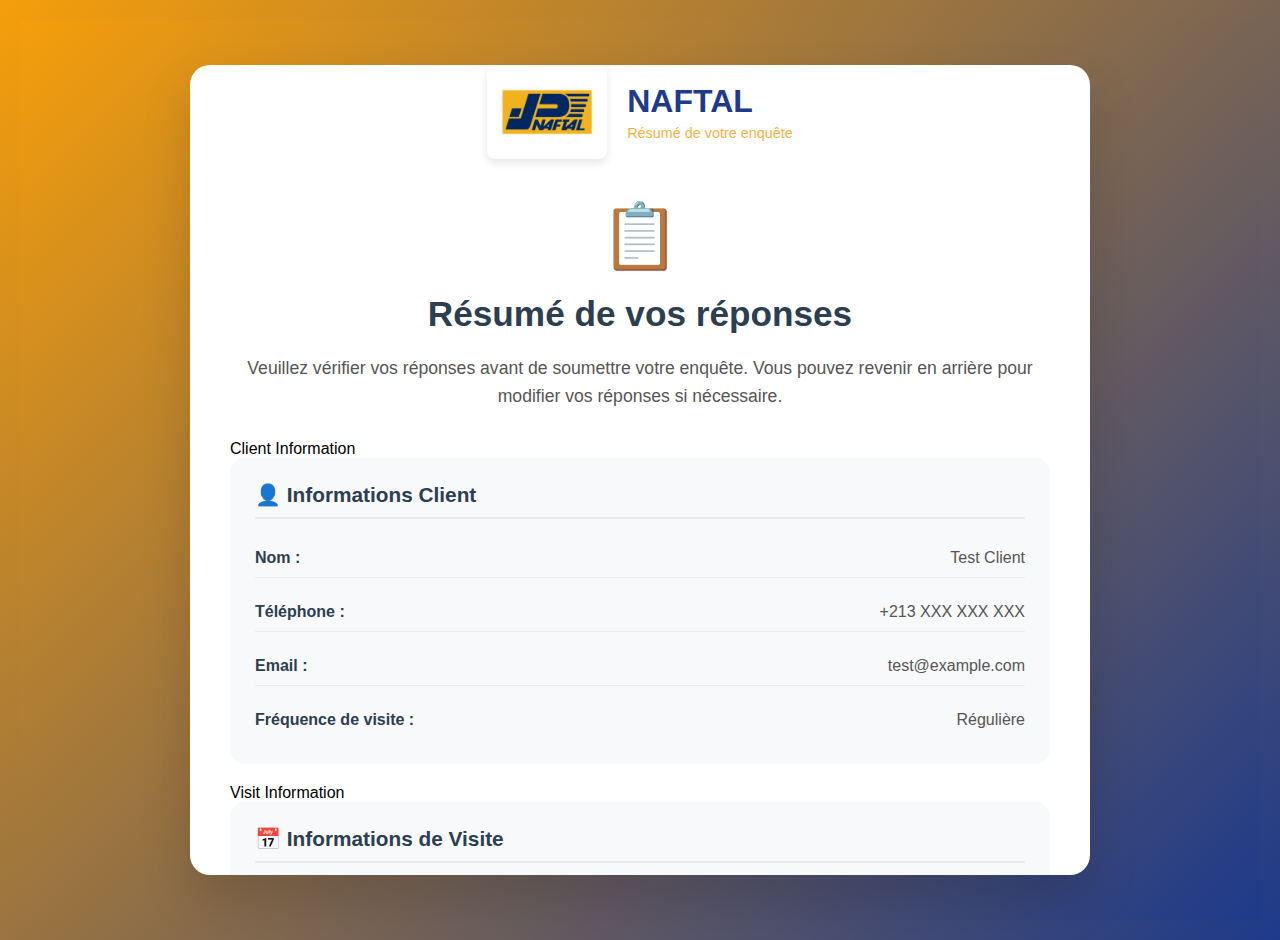
<file: naftal_feedback/summary.html>
<!DOCTYPE html>
<html lang="fr">
<head>
    <meta charset="UTF-8">
    <meta name="viewport" content="width=device-width, initial-scale=1.0">
    <title>NAFTAL - Résumé de votre enquête</title>
    <link rel="stylesheet" href="styles.css">
</head>
<body>
    <div class="summary-container">
        <div class="summary-card">
            <div class="logo-header">
                <img src="assets/naftal-logo.webp" alt="NAFTAL Logo" class="company-logo">
                <div class="company-info">
                    <h1>NAFTAL</h1>
                    <p class="company-tagline">Résumé de votre enquête</p>
                </div>
            </div>
            
            <div class="summary-content">
                <div class="summary-icon">📋</div>
                <h2>Résumé de vos réponses</h2>
                <p class="summary-message">
                    Veuillez vérifier vos réponses avant de soumettre votre enquête. 
                    Vous pouvez revenir en arrière pour modifier vos réponses si nécessaire.
                </p>
                
                <div class="summary-sections">
                     Client Information 
                    <div class="summary-section">
                        <h3>👤 Informations Client</h3>
                        <div class="summary-item">
                            <span class="label">Nom :</span>
                            <span class="value" id="summary-name">-</span>
                        </div>
                        <div class="summary-item">
                            <span class="label">Téléphone :</span>
                            <span class="value" id="summary-phone">-</span>
                        </div>
                        <div class="summary-item">
                            <span class="label">Email :</span>
                            <span class="value" id="summary-email">-</span>
                        </div>
                        <div class="summary-item">
                            <span class="label">Fréquence de visite :</span>
                            <span class="value" id="summary-frequency">-</span>
                        </div>
                    </div>
                    
                     Visit Information 
                    <div class="summary-section">
                        <h3>📅 Informations de Visite</h3>
                        <div class="summary-item">
                            <span class="label">Date de visite :</span>
                            <span class="value" id="summary-date">-</span>
                        </div>
                        <div class="summary-item">
                            <span class="label">Heure de visite :</span>
                            <span class="value" id="summary-time">-</span>
                        </div>
                        <div class="summary-item">
                            <span class="label">Services utilisés :</span>
                            <span class="value" id="summary-services">-</span>
                        </div>
                    </div>
                    
                     Satisfaction Ratings 
                    <div class="summary-section">
                        <h3>⭐ Évaluations de Satisfaction</h3>
                        <div class="ratings-grid">
                            <div class="rating-item">
                                <span class="rating-label">Qualité de la station</span>
                                <span class="rating-value" id="summary-station-quality">-</span>
                            </div>
                            <div class="rating-item">
                                <span class="rating-label">Propreté des sanitaires</span>
                                <span class="rating-value" id="summary-restroom">-</span>
                            </div>
                            <div class="rating-item">
                                <span class="rating-label">Rapidité du service</span>
                                <span class="rating-value" id="summary-speed">-</span>
                            </div>
                            <div class="rating-item">
                                <span class="rating-label">Amabilité du personnel</span>
                                <span class="rating-value" id="summary-staff">-</span>
                            </div>
                            <div class="rating-item">
                                <span class="rating-label">Disponibilité des produits</span>
                                <span class="rating-value" id="summary-availability">-</span>
                            </div>
                            <div class="rating-item">
                                <span class="rating-label">Perception des prix</span>
                                <span class="rating-value" id="summary-pricing">-</span>
                            </div>
                        </div>
                    </div>
                    
                     Comments and Suggestions 
                    <div class="summary-section">
                        <h3>💬 Commentaires et Suggestions</h3>
                        <div class="summary-item">
                            <span class="label">Problème rencontré :</span>
                            <span class="value" id="summary-problem">-</span>
                        </div>
                        <div class="summary-item" id="problem-details-section" style="display: none;">
                            <span class="label">Détails du problème :</span>
                            <div class="comment-box" id="summary-problem-details">-</div>
                        </div>
                        <div class="summary-item">
                            <span class="label">Suggestions :</span>
                            <div class="comment-box" id="summary-suggestions">-</div>
                        </div>
                        <div class="summary-item">
                            <span class="label">Recommandation :</span>
                            <span class="value recommendation" id="summary-recommendation">-</span>
                        </div>
                    </div>
                </div>
                
                <div class="button-group">
                    <button type="button" class="back-btn" onclick="goBackToSurvey()">
                        ← Modifier mes réponses
                    </button>
                    <button type="button" class="submit-final-btn" onclick="submitFinalSurvey()">
                        Soumettre l'enquête ✓
                    </button>
                </div>
            </div>
        </div>
    </div>
    
    <script>
        function goBackToSurvey() {
            window.location.href = 'index.html';
        }
        
        function submitFinalSurvey() {
            // Get all stored data
            const clientInfo = JSON.parse(localStorage.getItem('naftal_client_info') || '{}');
            const surveyData = JSON.parse(localStorage.getItem('naftal_survey_data') || '{}');
            
            // Combine all data
            const finalData = { ...clientInfo, ...surveyData };
            
            // Create FormData object
            const formData = new FormData();
            for (const [key, value] of Object.entries(finalData)) {
                if (Array.isArray(value)) {
                    value.forEach(item => formData.append(key + '[]', item));
                } else {
                    formData.append(key, value);
                }
            }
            
            // Show loading state
            const submitBtn = document.querySelector('.submit-final-btn');
            const originalText = submitBtn.textContent;
            submitBtn.textContent = 'Envoi en cours...';
            submitBtn.disabled = true;
            
            // Submit to server
            fetch('submit_feedback.php', {
                method: 'POST',
                body: formData
            })
            .then(response => response.json())
            .then(data => {
                if (data.success) {
                    // Clear stored data
                    localStorage.removeItem('naftal_client_info');
                    localStorage.removeItem('naftal_survey_data');
                    // Redirect to thank you page
                    window.location.href = 'thank-you.html';
                } else {
                    alert('Une erreur est survenue. Veuillez réessayer.');
                }
            })
            .catch(error => {
                console.error('Error:', error);
                alert('Une erreur est survenue. Veuillez réessayer.');
            })
            .finally(() => {
                submitBtn.textContent = originalText;
                submitBtn.disabled = false;
            });
        }
        
        function getRatingEmoji(rating) {
            switch(rating) {
                case '3': return '😊 Satisfait';
                case '2': return '😐 Neutre';
                case '1': return '☹️ Insatisfait';
                default: return '-';
            }
        }
        
        function formatServices(services) {
            if (!services || services.length === 0) return '-';
            
            const serviceLabels = {
                'carburant': 'Carburant (essence/diesel)',
                'lubrifiants': 'Lubrifiants',
                'pneumatique': 'Pneumatique',
                'produits_entretiens': 'Produits entretiens',
                'station_lavage': 'Station de lavage',
                'vidange': 'Vidange',
                'vulcanisation': 'Vulcanisation',
                'boutique': 'Boutique/mini-marché',
                'restaurant': 'Restaurant',
                'sanitaires': 'Sanitaires',
                'salle_priere': 'Salle de prière'
            };
            
            return services.map(service => serviceLabels[service] || service).join(', ');
        }
        
        function formatFrequency(frequency) {
            const frequencies = {
                'premiere_fois': 'Première fois',
                'occasionnelle': 'Occasionnelle',
                'reguliere': 'Régulière',
                'quotidienne': 'Quotidienne'
            };
            return frequencies[frequency] || '-';
        }
        
        function formatRecommendation(recommendation) {
            const recommendations = {
                'oui': '✅ Oui',
                'non': '❌ Non',
                'peut-etre': '🤔 Peut-être'
            };
            return recommendations[recommendation] || '-';
        }
        
        // Load and display summary data
        document.addEventListener('DOMContentLoaded', () => {
            const clientInfo = JSON.parse(localStorage.getItem('naftal_client_info') || '{}');
            const surveyData = JSON.parse(localStorage.getItem('naftal_survey_data') || '{}');
            
            // Client Information
            document.getElementById('summary-name').textContent = clientInfo.client_name || '-';
            document.getElementById('summary-phone').textContent = clientInfo.client_phone || '-';
            document.getElementById('summary-email').textContent = clientInfo.client_email || '-';
            document.getElementById('summary-frequency').textContent = formatFrequency(clientInfo.visit_frequency);
            
            // Visit Information
            document.getElementById('summary-date').textContent = surveyData.visit_date || '-';
            document.getElementById('summary-time').textContent = surveyData.visit_time || '-';
            document.getElementById('summary-services').textContent = formatServices(surveyData.services);
            
            // Satisfaction Ratings
            document.getElementById('summary-station-quality').textContent = getRatingEmoji(surveyData.station_quality);
            document.getElementById('summary-restroom').textContent = getRatingEmoji(surveyData.restroom_cleanliness);
            document.getElementById('summary-speed').textContent = getRatingEmoji(surveyData.service_speed);
            document.getElementById('summary-staff').textContent = getRatingEmoji(surveyData.staff_friendliness);
            document.getElementById('summary-availability').textContent = getRatingEmoji(surveyData.product_availability);
            document.getElementById('summary-pricing').textContent = getRatingEmoji(surveyData.pricing_perception);
            
            // Comments and Suggestions
            document.getElementById('summary-problem').textContent = surveyData.encountered_problem === 'oui' ? 'Oui' : 'Non';
            
            if (surveyData.encountered_problem === 'oui' && surveyData.problem_details) {
                document.getElementById('problem-details-section').style.display = 'block';
                document.getElementById('summary-problem-details').textContent = surveyData.problem_details;
            }
            
            document.getElementById('summary-suggestions').textContent = surveyData.suggestions || 'Aucune suggestion';
            document.getElementById('summary-recommendation').textContent = formatRecommendation(surveyData.recommendation);
            
            // Add entrance animation
            document.body.style.opacity = '0';
            setTimeout(() => {
                document.body.style.transition = 'opacity 0.5s ease-in-out';
                document.body.style.opacity = '1';
            }, 100);
        });
    </script>
</body>
</html>
</file>
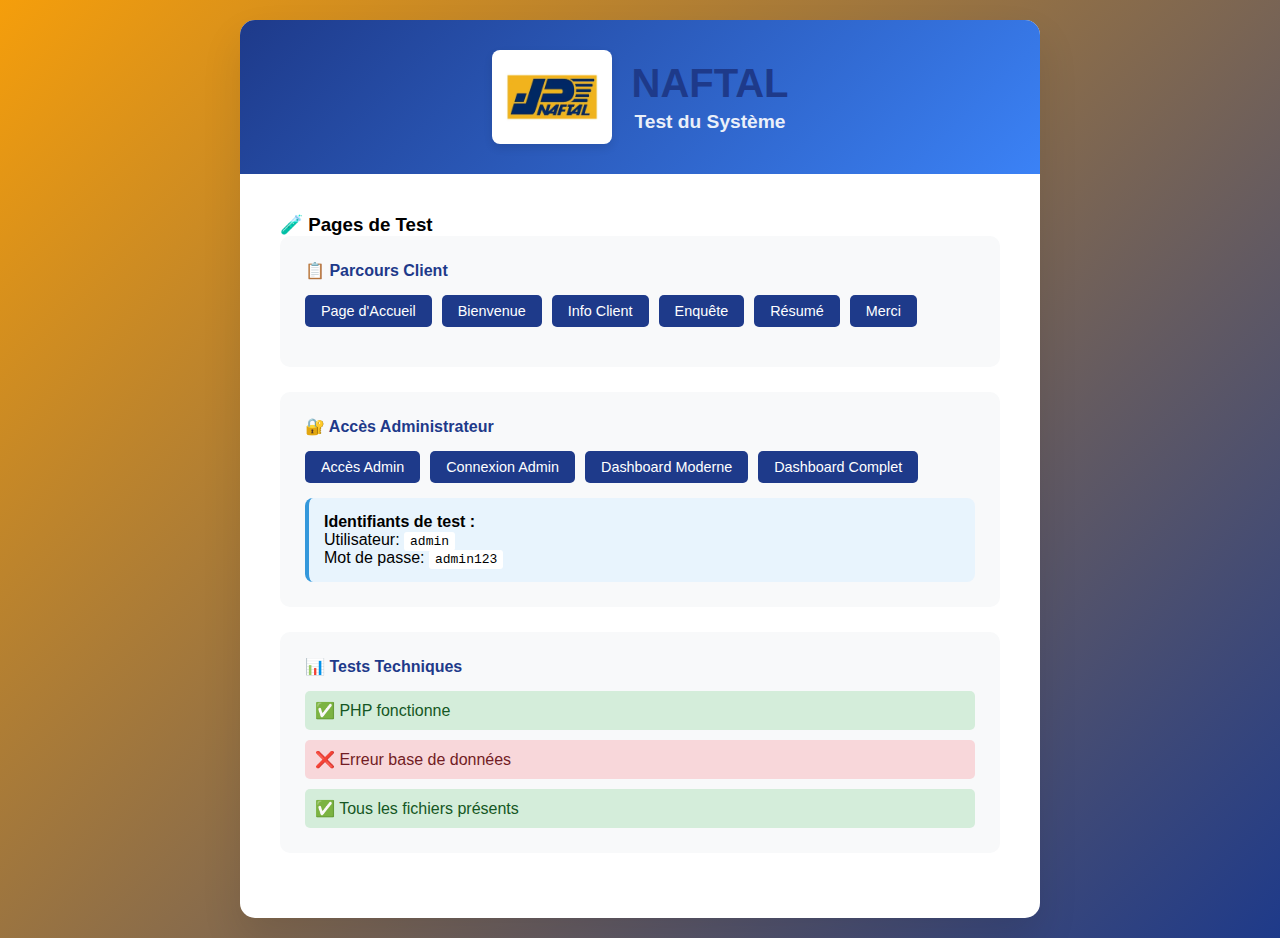
<file: naftal_feedback/system-test.html>
<!DOCTYPE html>
<html lang="fr">
<head>
    <meta charset="UTF-8">
    <meta name="viewport" content="width=device-width, initial-scale=1.0">
    <title>NAFTAL - Test Système</title>
    <link rel="stylesheet" href="styles.css">
</head>
<body>
    <div class="container">
        <header>
            <div class="logo-header">
                <img src="assets/naftal-logo.webp" alt="NAFTAL Logo" class="company-logo">
                <div class="company-info">
                    <h1>NAFTAL</h1>
                    <h2>Test du Système</h2>
                </div>
            </div>
        </header>
        
        <div class="test-content" style="padding: 40px;">
            <h3>🧪 Pages de Test</h3>
            
            <div class="test-section">
                <h4>📋 Parcours Client</h4>
                <div class="test-links">
                    <a href="index-start.html" class="test-link">Page d'Accueil</a>
                    <a href="welcome.html" class="test-link">Bienvenue</a>
                    <a href="client-info.html" class="test-link">Info Client</a>
                    <a href="index.html" class="test-link">Enquête</a>
                    <a href="summary.html" class="test-link">Résumé</a>
                    <a href="thank-you.html" class="test-link">Merci</a>
                </div>
            </div>
            
            <div class="test-section">
                <h4>🔐 Accès Administrateur</h4>
                <div class="test-links">
                    <a href="admin-access.html" class="test-link">Accès Admin</a>
                    <a href="admin/login.html" class="test-link">Connexion Admin</a>
                    <a href="admin/dashboard.html" class="test-link">Dashboard Moderne</a>
                    <a href="admin/dashboard.php" class="test-link">Dashboard Complet</a>
                </div>
                <div class="credentials">
                    <p><strong>Identifiants de test :</strong></p>
                    <p>Utilisateur: <code>admin</code></p>
                    <p>Mot de passe: <code>admin123</code></p>
                </div>
            </div>
            
            <div class="test-section">
                <h4>📊 Tests Techniques</h4>
                <div class="test-status">
                    <div id="phpTest" class="status-item">Test PHP...</div>
                    <div id="dbTest" class="status-item">Test Base de données...</div>
                    <div id="filesTest" class="status-item">Test Fichiers...</div>
                </div>
            </div>
        </div>
    </div>
    
    <style>
        .test-content {
            max-width: 800px;
            margin: 0 auto;
        }
        
        .test-section {
            background: #f8f9fa;
            padding: 25px;
            border-radius: 10px;
            margin-bottom: 25px;
        }
        
        .test-section h4 {
            color: #1e3a8a;
            margin-bottom: 15px;
        }
        
        .test-links {
            display: flex;
            flex-wrap: wrap;
            gap: 10px;
            margin-bottom: 15px;
        }
        
        .test-link {
            display: inline-block;
            padding: 8px 16px;
            background: #1e3a8a;
            color: white;
            text-decoration: none;
            border-radius: 5px;
            font-size: 0.9em;
            transition: all 0.3s;
        }
        
        .test-link:hover {
            background: #3b82f6;
            transform: translateY(-1px);
        }
        
        .credentials {
            background: #e8f4fd;
            padding: 15px;
            border-radius: 8px;
            border-left: 4px solid #3498db;
        }
        
        .credentials code {
            background: #fff;
            padding: 2px 6px;
            border-radius: 3px;
            font-family: monospace;
        }
        
        .test-status {
            display: grid;
            gap: 10px;
        }
        
        .status-item {
            padding: 10px;
            border-radius: 5px;
            background: #fff3cd;
            color: #856404;
        }
        
        .status-item.success {
            background: #d4edda;
            color: #155724;
        }
        
        .status-item.error {
            background: #f8d7da;
            color: #721c24;
        }
    </style>
    
    <script>
        // Test PHP
        fetch('submit_feedback.php')
            .then(response => {
                document.getElementById('phpTest').textContent = '✅ PHP fonctionne';
                document.getElementById('phpTest').className = 'status-item success';
            })
            .catch(error => {
                document.getElementById('phpTest').textContent = '❌ PHP non disponible';
                document.getElementById('phpTest').className = 'status-item error';
            });
        
        // Test Database
        fetch('admin/get-dashboard-data.php')
            .then(response => response.json())
            .then(data => {
                if (data.error) {
                    document.getElementById('dbTest').textContent = '❌ Base de données: ' + data.error;
                    document.getElementById('dbTest').className = 'status-item error';
                } else {
                    document.getElementById('dbTest').textContent = '✅ Base de données connectée';
                    document.getElementById('dbTest').className = 'status-item success';
                }
            })
            .catch(error => {
                document.getElementById('dbTest').textContent = '❌ Erreur base de données';
                document.getElementById('dbTest').className = 'status-item error';
            });
        
        // Test Files
        Promise.all([
            fetch('styles.css'),
            fetch('script.js'),
            fetch('assets/naftal-logo.webp')
        ]).then(responses => {
            const allOk = responses.every(r => r.ok);
            if (allOk) {
                document.getElementById('filesTest').textContent = '✅ Tous les fichiers présents';
                document.getElementById('filesTest').className = 'status-item success';
            } else {
                document.getElementById('filesTest').textContent = '⚠️ Certains fichiers manquants';
                document.getElementById('filesTest').className = 'status-item error';
            }
        });
    </script>
</body>
</html>
</file>
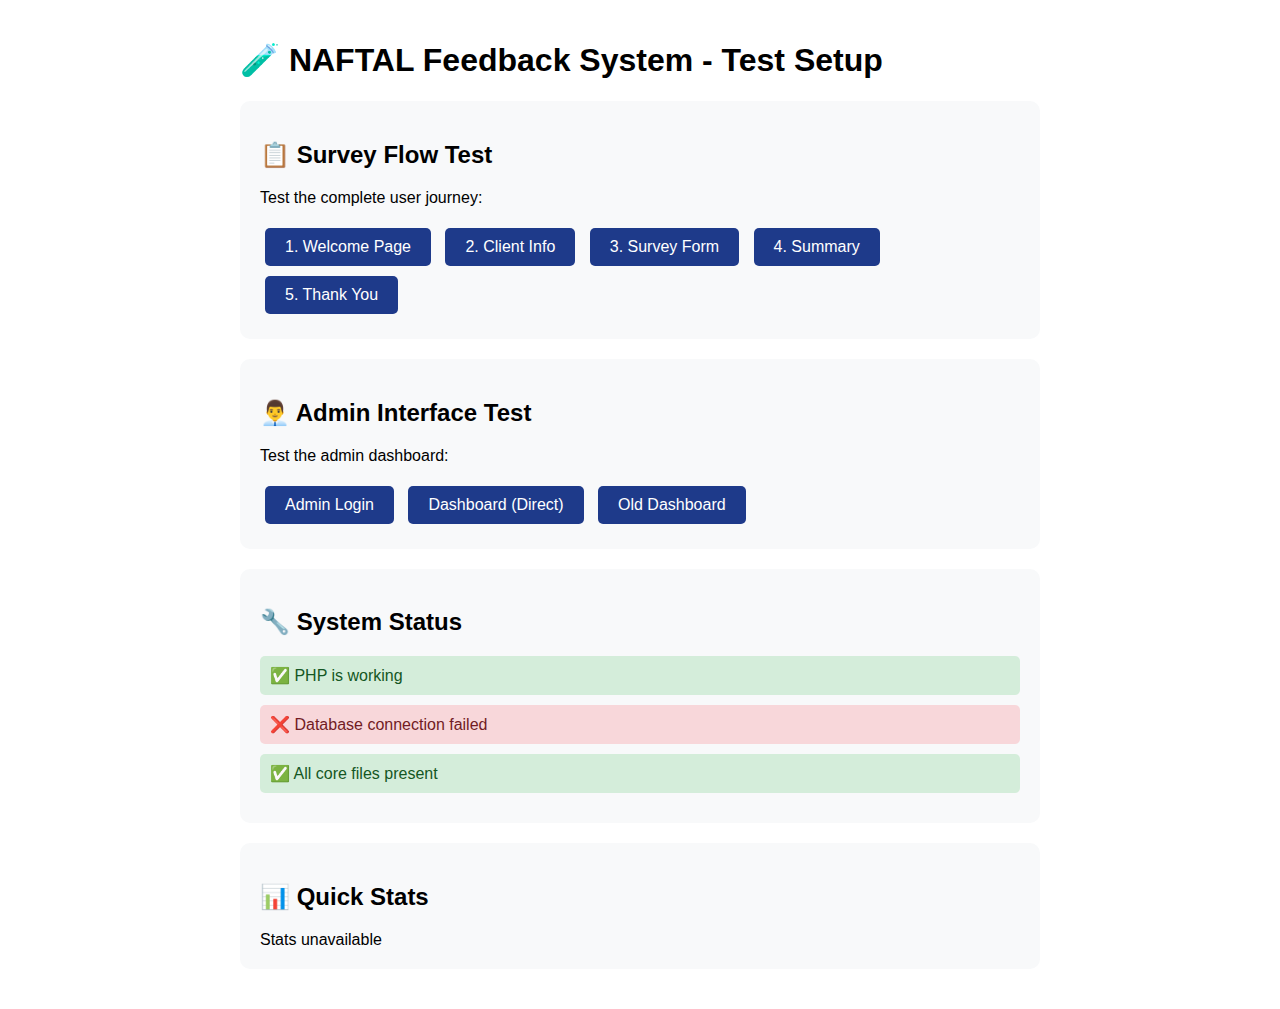
<file: naftal_feedback/test-setup.html>
<!DOCTYPE html>
<html lang="fr">
<head>
    <meta charset="UTF-8">
    <meta name="viewport" content="width=device-width, initial-scale=1.0">
    <title>NAFTAL - Test Setup</title>
    <style>
        body { font-family: Arial, sans-serif; max-width: 800px; margin: 0 auto; padding: 20px; }
        .test-card { background: #f8f9fa; padding: 20px; border-radius: 10px; margin: 20px 0; }
        .test-link { display: inline-block; background: #1e3a8a; color: white; padding: 10px 20px; text-decoration: none; border-radius: 5px; margin: 5px; }
        .test-link:hover { background: #3b82f6; }
        .status { padding: 10px; border-radius: 5px; margin: 10px 0; }
        .success { background: #d4edda; color: #155724; }
        .error { background: #f8d7da; color: #721c24; }
    </style>
</head>
<body>
    <h1>🧪 NAFTAL Feedback System - Test Setup</h1>
    
    <div class="test-card">
        <h2>📋 Survey Flow Test</h2>
        <p>Test the complete user journey:</p>
        <a href="welcome.html" class="test-link">1. Welcome Page</a>
        <a href="client-info.html" class="test-link">2. Client Info</a>
        <a href="index.html" class="test-link">3. Survey Form</a>
        <a href="summary.html" class="test-link">4. Summary</a>
        <a href="thank-you.html" class="test-link">5. Thank You</a>
    </div>
    
    <div class="test-card">
        <h2>👨‍💼 Admin Interface Test</h2>
        <p>Test the admin dashboard:</p>
        <a href="admin/login.html" class="test-link">Admin Login</a>
        <a href="admin/dashboard.html" class="test-link">Dashboard (Direct)</a>
        <a href="admin/dashboard.php" class="test-link">Old Dashboard</a>
    </div>
    
    <div class="test-card">
        <h2>🔧 System Status</h2>
        <div id="phpStatus" class="status">Checking PHP...</div>
        <div id="dbStatus" class="status">Checking Database...</div>
        <div id="filesStatus" class="status">Checking Files...</div>
    </div>
    
    <div class="test-card">
        <h2>📊 Quick Stats</h2>
        <div id="statsDisplay">Loading...</div>
    </div>
    
    <script>
        // Test PHP availability
        fetch('submit_feedback.php', { method: 'GET' })
            .then(response => {
                document.getElementById('phpStatus').className = 'status success';
                document.getElementById('phpStatus').textContent = '✅ PHP is working';
            })
            .catch(error => {
                document.getElementById('phpStatus').className = 'status error';
                document.getElementById('phpStatus').textContent = '❌ PHP not available';
            });
        
        // Test database connection
        fetch('admin/get-dashboard-data.php')
            .then(response => response.json())
            .then(data => {
                if (data.error) {
                    document.getElementById('dbStatus').className = 'status error';
                    document.getElementById('dbStatus').textContent = '❌ Database: ' + data.error;
                } else {
                    document.getElementById('dbStatus').className = 'status success';
                    document.getElementById('dbStatus').textContent = '✅ Database connected';
                    
                    // Display stats
                    document.getElementById('statsDisplay').innerHTML = `
                        <p><strong>Total Feedbacks:</strong> ${data.totalFeedbacks || 0}</p>
                        <p><strong>Average Satisfaction:</strong> ${(data.avgSatisfaction || 0).toFixed(1)}/3</p>
                        <p><strong>Recommendation Rate:</strong> ${(data.recommendationRate || 0).toFixed(1)}%</p>
                    `;
                }
            })
            .catch(error => {
                document.getElementById('dbStatus').className = 'status error';
                document.getElementById('dbStatus').textContent = '❌ Database connection failed';
                document.getElementById('statsDisplay').textContent = 'Stats unavailable';
            });
        
        // Check if all files exist
        const files = ['welcome.html', 'client-info.html', 'styles.css', 'script.js'];
        let filesOk = 0;
        
        files.forEach(file => {
            fetch(file, { method: 'HEAD' })
                .then(response => {
                    if (response.ok) filesOk++;
                    if (filesOk === files.length) {
                        document.getElementById('filesStatus').className = 'status success';
                        document.getElementById('filesStatus').textContent = '✅ All core files present';
                    }
                })
                .catch(() => {
                    document.getElementById('filesStatus').className = 'status error';
                    document.getElementById('filesStatus').textContent = '❌ Some files missing';
                });
        });
    </script>
</body>
</html>
</file>
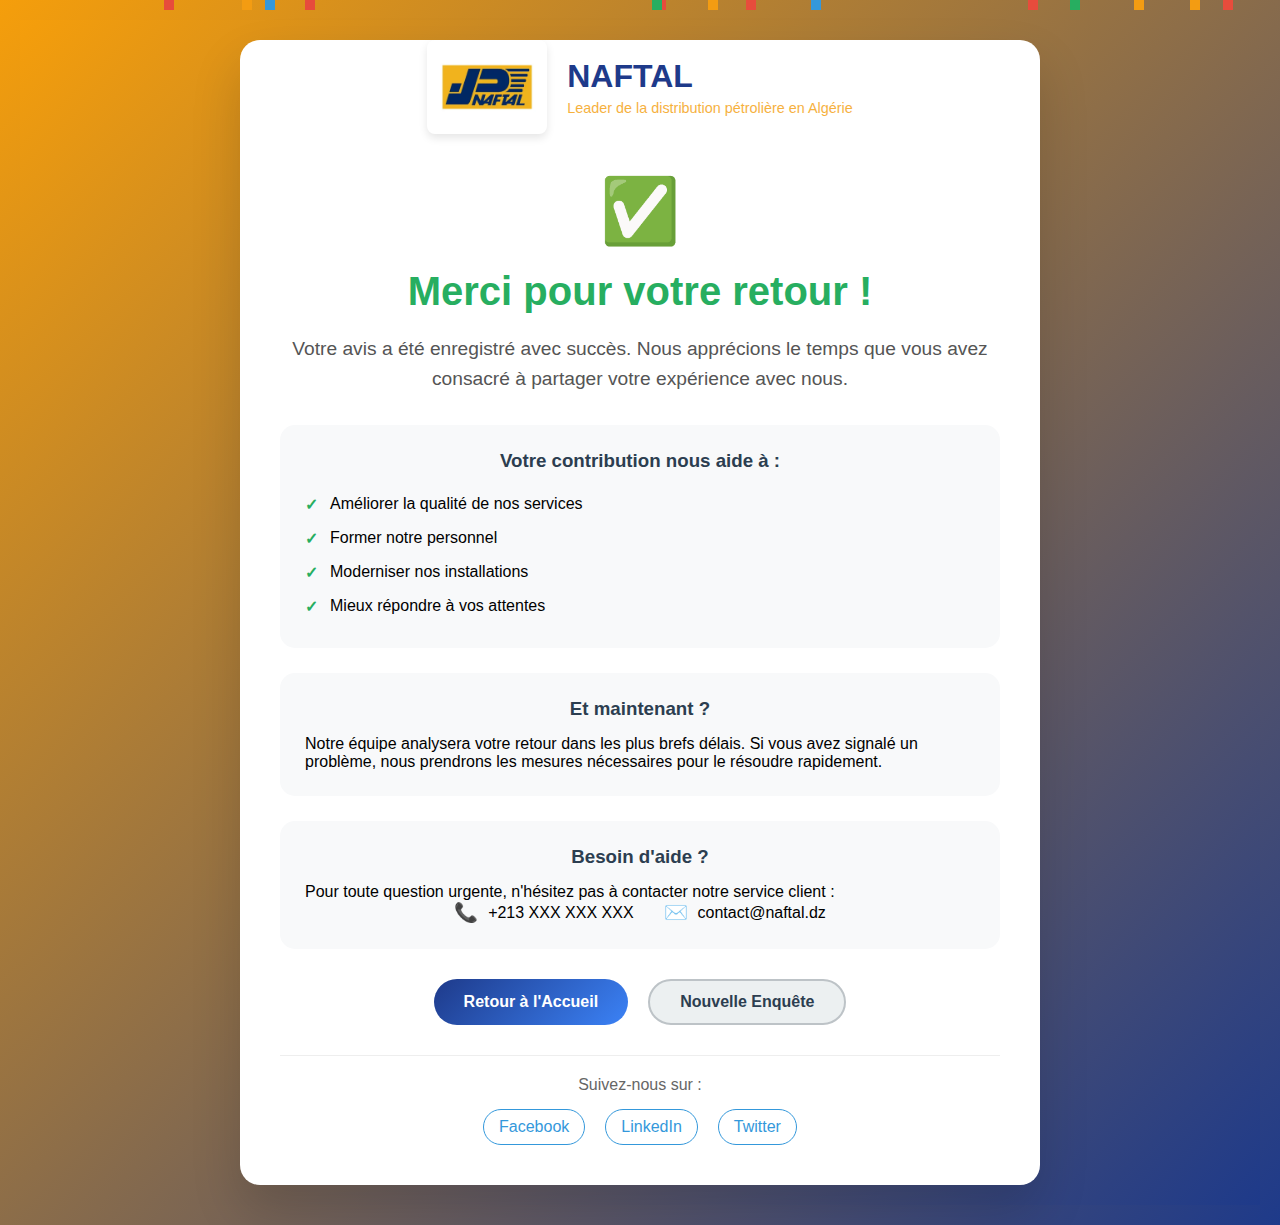
<file: naftal_feedback/thank-you.html>
<!DOCTYPE html>
<html lang="fr">
<head>
    <meta charset="UTF-8">
    <meta name="viewport" content="width=device-width, initial-scale=1.0">
    <title>NAFTAL - Merci pour votre retour</title>
    <link rel="stylesheet" href="styles.css">
</head>
<body>
    <div class="thank-you-container">
        <div class="thank-you-card">
            <div class="logo-header">
                <img src="assets/naftal-logo.webp" alt="NAFTAL Logo" class="company-logo">
                <div class="company-info">
                    <h1>NAFTAL</h1>
                    <p class="company-tagline">Leader de la distribution pétrolière en Algérie</p>
                </div>
            </div>
            
            <div class="thank-you-content">
                <div class="success-icon">✅</div>
                <h2>Merci pour votre retour !</h2>
                
                <p class="thank-you-message">
                    Votre avis a été enregistré avec succès. Nous apprécions le temps que vous avez 
                    consacré à partager votre expérience avec nous.
                </p>
                
                <div class="feedback-impact">
                    <h3>Votre contribution nous aide à :</h3>
                    <ul>
                        <li>Améliorer la qualité de nos services</li>
                        <li>Former notre personnel</li>
                        <li>Moderniser nos installations</li>
                        <li>Mieux répondre à vos attentes</li>
                    </ul>
                </div>
                
                <div class="next-steps">
                    <h3>Et maintenant ?</h3>
                    <p>
                        Notre équipe analysera votre retour dans les plus brefs délais. 
                        Si vous avez signalé un problème, nous prendrons les mesures nécessaires 
                        pour le résoudre rapidement.
                    </p>
                </div>
                
                <div class="contact-info">
                    <h3>Besoin d'aide ?</h3>
                    <p>
                        Pour toute question urgente, n'hésitez pas à contacter notre service client :
                    </p>
                    <div class="contact-details">
                        <div class="contact-item">
                            <span class="contact-icon">📞</span>
                            <span>+213 XXX XXX XXX</span>
                        </div>
                        <div class="contact-item">
                            <span class="contact-icon">✉️</span>
                            <span>contact@naftal.dz</span>
                        </div>
                    </div>
                </div>
                
                <div class="action-buttons">
                    <button class="primary-btn" onclick="goHome()">
                        Retour à l'Accueil
                    </button>
                    <button class="secondary-btn" onclick="newSurvey()">
                        Nouvelle Enquête
                    </button>
                </div>
                
                <div class="social-media">
                    <p>Suivez-nous sur :</p>
                    <div class="social-links">
                        <a href="#" class="social-link">Facebook</a>
                        <a href="#" class="social-link">LinkedIn</a>
                        <a href="#" class="social-link">Twitter</a>
                    </div>
                </div>
            </div>
        </div>
    </div>
    
    <script>
        function goHome() {
            window.location.href = 'welcome.html';
        }
        
        function newSurvey() {
            window.location.href = 'index.html';
        }
        
        // Add entrance animation
        document.addEventListener('DOMContentLoaded', () => {
            document.body.style.opacity = '0';
            setTimeout(() => {
                document.body.style.transition = 'opacity 0.5s ease-in-out';
                document.body.style.opacity = '1';
            }, 100);
            
            // Add confetti effect
            createConfetti();
        });
        
        function createConfetti() {
            const colors = ['#3498db', '#27ae60', '#f39c12', '#e74c3c'];
            const confettiContainer = document.createElement('div');
            confettiContainer.className = 'confetti-container';
            document.body.appendChild(confettiContainer);
            
            for (let i = 0; i < 50; i++) {
                setTimeout(() => {
                    const confetti = document.createElement('div');
                    confetti.className = 'confetti';
                    confetti.style.backgroundColor = colors[Math.floor(Math.random() * colors.length)];
                    confetti.style.left = Math.random() * 100 + '%';
                    confetti.style.animationDelay = Math.random() * 2 + 's';
                    confettiContainer.appendChild(confetti);
                    
                    setTimeout(() => {
                        confetti.remove();
                    }, 3000);
                }, i * 50);
            }
            
            setTimeout(() => {
                confettiContainer.remove();
            }, 4000);
        }
    </script>
</body>
</html>
</file>
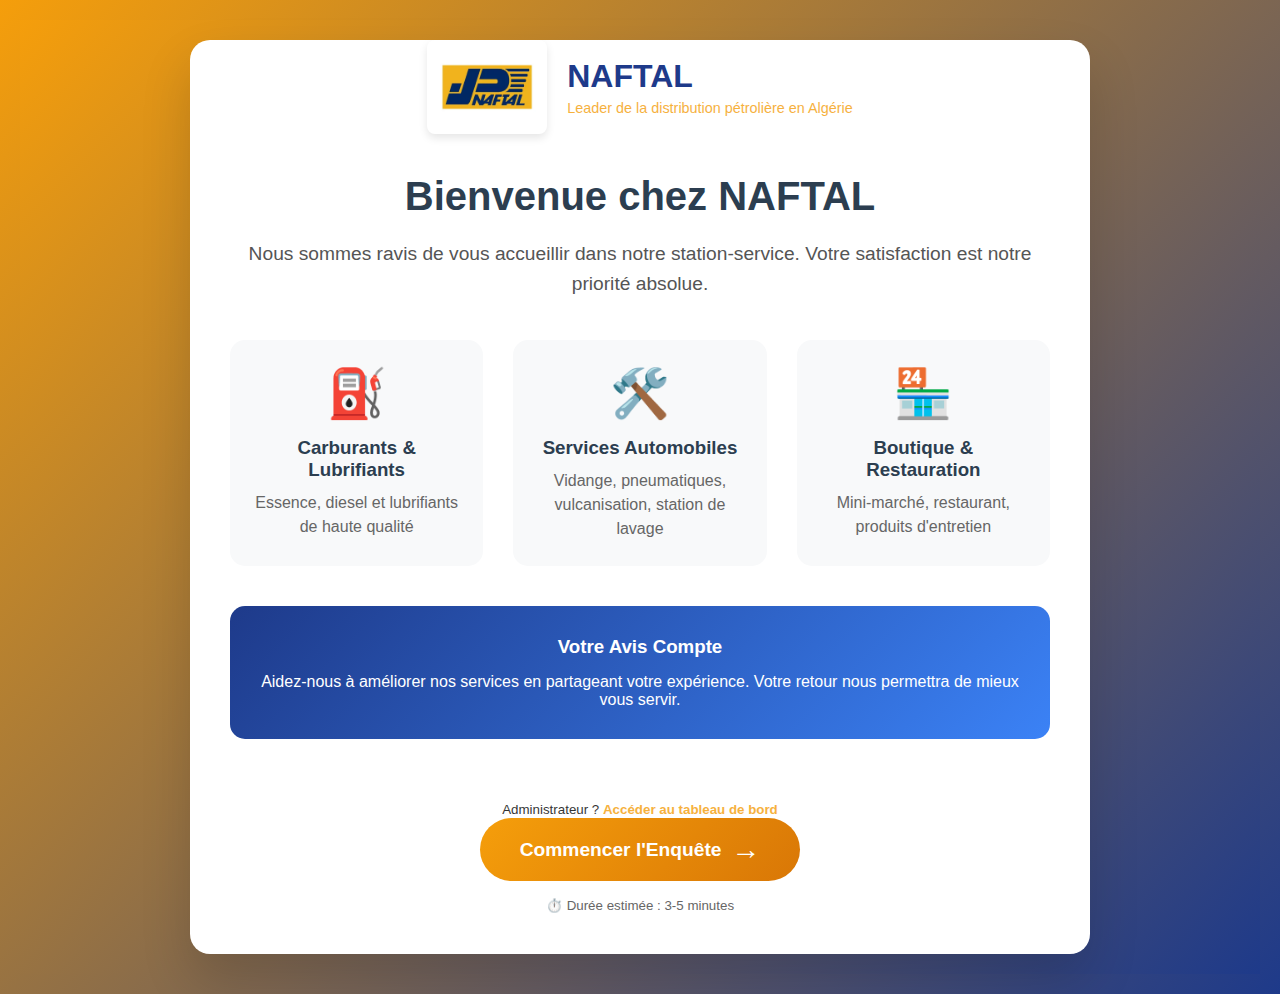
<file: naftal_feedback/welcome.html>
<!DOCTYPE html>
<html lang="fr">
<head>
    <meta charset="UTF-8">
    <meta name="viewport" content="width=device-width, initial-scale=1.0">
    <title>NAFTAL - Bienvenue</title>
    <link rel="stylesheet" href="styles.css">
    <style>
        .admin-access {
            margin-top: 40px;
            padding-top: 20px;
            border-top: 1px solid rgba(255, 255, 255, 0.2);
        }

        .admin-link-text {
            margin: 0;
            opacity: 0.8;
        }

        .admin-link {
            color: #f59e0b;
            text-decoration: none;
            font-weight: 600;
        }

        .admin-link:hover {
            text-decoration: underline;
            color: #d97706;
        }
    </style>
</head>
<body>
    <div class="welcome-container">
        <div class="welcome-card">
            <div class="logo-header">
                <img src="assets/naftal-logo.webp" alt="NAFTAL Logo" class="company-logo">
                <div class="company-info">
                    <h1>NAFTAL</h1>
                    <p class="company-tagline">Leader de la distribution pétrolière en Algérie</p>
                </div>
            </div>
            
            <div class="welcome-content">
                <h2>Bienvenue chez NAFTAL</h2>
                <p class="welcome-message">
                    Nous sommes ravis de vous accueillir dans notre station-service. 
                    Votre satisfaction est notre priorité absolue.
                </p>
                
                <div class="welcome-features">
                    <div class="feature">
                        <div class="feature-icon">⛽</div>
                        <h3>Carburants & Lubrifiants</h3>
                        <p>Essence, diesel et lubrifiants de haute qualité</p>
                    </div>
                    
                    <div class="feature">
                        <div class="feature-icon">🛠️</div>
                        <h3>Services Automobiles</h3>
                        <p>Vidange, pneumatiques, vulcanisation, station de lavage</p>
                    </div>
                    
                    <div class="feature">
                        <div class="feature-icon">🏪</div>
                        <h3>Boutique & Restauration</h3>
                        <p>Mini-marché, restaurant, produits d'entretien</p>
                    </div>
                </div>
                
                <div class="feedback-invitation">
                    <h3>Votre Avis Compte</h3>
                    <p>
                        Aidez-nous à améliorer nos services en partageant votre expérience. 
                        Votre retour nous permettra de mieux vous servir.
                    </p>
                </div>
                
                <div class="admin-access">
                    <p class="admin-link-text">
                        <small>Administrateur ? <a href="admin/login.html" class="admin-link">Accéder au tableau de bord</a></small>
                    </p>
                </div>
                
                <button class="start-survey-btn" onclick="startSurvey()">
                    Commencer l'Enquête
                    <span class="btn-icon">→</span>
                </button>
                
                <p class="survey-info">
                    <small>⏱️ Durée estimée : 3-5 minutes</small>
                </p>
            </div>
        </div>
    </div>
    
    <script>
        function startSurvey() {
            // Add smooth transition effect
            document.body.style.opacity = '0';
            setTimeout(() => {
                window.location.href = 'client-info.html';
            }, 300);
        }
        
        // Add entrance animation
        document.addEventListener('DOMContentLoaded', () => {
            document.body.style.opacity = '0';
            setTimeout(() => {
                document.body.style.transition = 'opacity 0.5s ease-in-out';
                document.body.style.opacity = '1';
            }, 100);
        });
    </script>
</body>
</html>
</file>
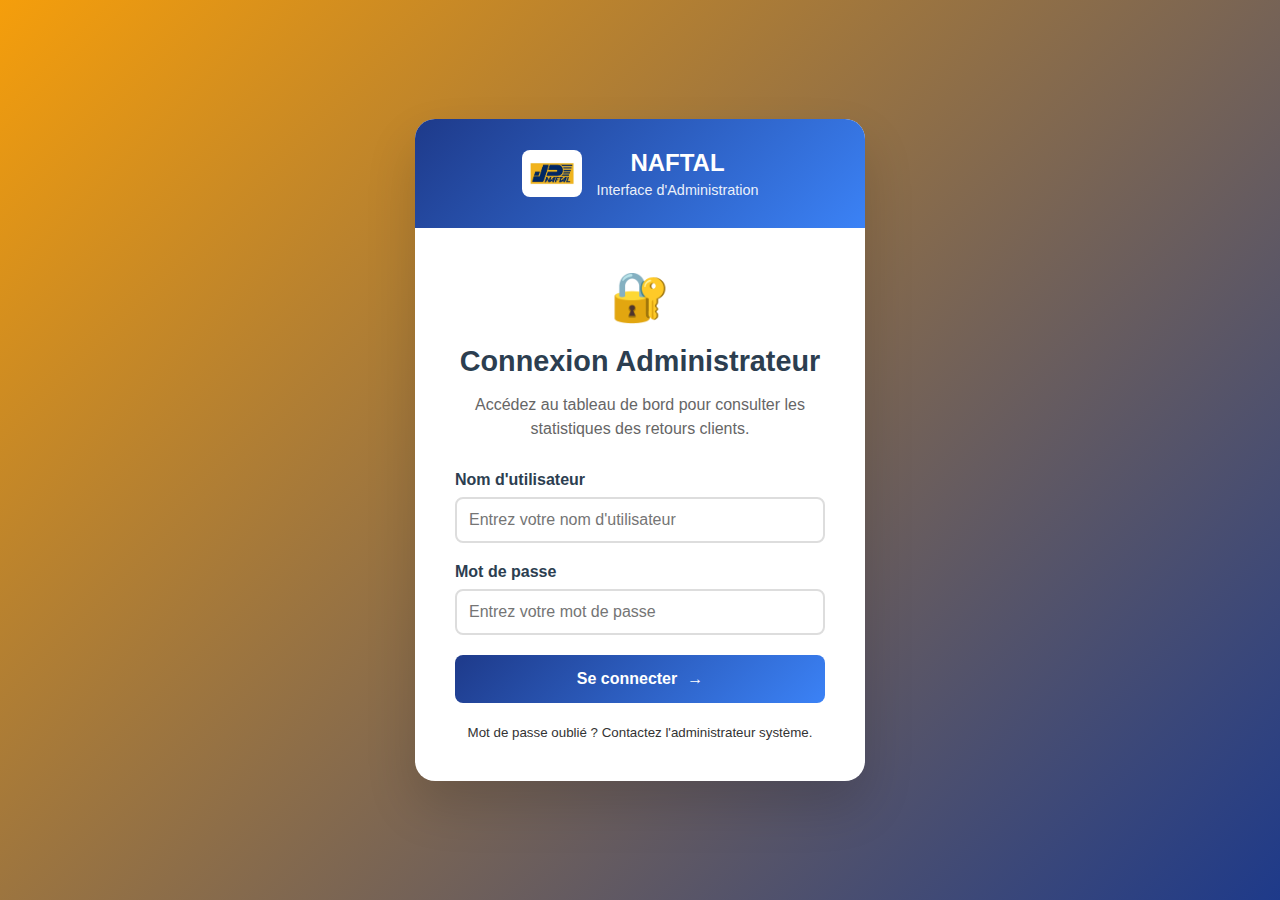
<file: naftal_feedback/admin/login.html>
<!DOCTYPE html>
<html lang="fr">
<head>
    <meta charset="UTF-8">
    <meta name="viewport" content="width=device-width, initial-scale=1.0">
    <title>NAFTAL - Connexion Admin</title>
    <link rel="stylesheet" href="admin-styles.css">
</head>
<body>
    <div class="login-container">
        <div class="login-card">
            <div class="logo-header">
                <img src="../assets/naftal-logo.webp" alt="NAFTAL Logo" class="company-logo">
                <div class="company-info">
                    <h1>NAFTAL</h1>
                    <p class="company-tagline">Interface d'Administration</p>
                </div>
            </div>
            
            <div class="login-content">
                <div class="login-icon">🔐</div>
                <h2>Connexion Administrateur</h2>
                <p class="login-message">
                    Accédez au tableau de bord pour consulter les statistiques des retours clients.
                </p>
                
                <form id="loginForm" class="login-form" autocomplete="off">
                    <div class="form-group">
                        <label for="username">Nom d'utilisateur</label>
                        <input type="text" id="username" name="username" required 
                               placeholder="Entrez votre nom d'utilisateur"
                               autocomplete="off" autocapitalize="off" spellcheck="false">
                    </div>
                    
                    <div class="form-group">
                        <label for="password">Mot de passe</label>
                        <input type="password" id="password" name="password" required 
                               placeholder="Entrez votre mot de passe"
                               autocomplete="off">
                    </div>
                    
                    <button type="submit" class="login-btn">
                        <span class="btn-text">Se connecter</span>
                        <span class="btn-icon">→</span>
                    </button>
                    
                    <div class="error-message" id="errorMessage" style="display: none;">
                        Nom d'utilisateur ou mot de passe incorrect.
                    </div>
                </form>
                
                <div class="login-footer">
                    <p><small>Mot de passe oublié ? Contactez l'administrateur système.</small></p>
                </div>
            </div>
        </div>
    </div>
    
    <script>
        // Clear any stored credentials on page load
        document.addEventListener('DOMContentLoaded', () => {
            // Clear form fields
            document.getElementById('username').value = '';
            document.getElementById('password').value = '';
            
            // Clear any browser stored data
            if (typeof(Storage) !== "undefined") {
                localStorage.removeItem('admin_credentials');
                sessionStorage.clear();
            }
            
            // Disable browser autocomplete
            document.getElementById('loginForm').setAttribute('autocomplete', 'off');
            
            // Add entrance animation
            document.body.style.opacity = '0';
            setTimeout(() => {
                document.body.style.transition = 'opacity 0.5s ease-in-out';
                document.body.style.opacity = '1';
            }, 100);
        });
        
        document.getElementById('loginForm').addEventListener('submit', function(e) {
            e.preventDefault();
            
            const formData = new FormData(this);
            const loginBtn = document.querySelector('.login-btn');
            const errorMessage = document.getElementById('errorMessage');
            
            // Show loading state
            loginBtn.innerHTML = '<span class="btn-text">Connexion...</span>';
            loginBtn.disabled = true;
            errorMessage.style.display = 'none';
            
            console.log('Attempting login...');
            
            fetch('login-process.php', {
                method: 'POST',
                body: formData
            })
            .then(response => {
                console.log('Login response status:', response.status);
                return response.json();
            })
            .then(data => {
                console.log('Login response data:', data);
                
                if (data.success) {
                    console.log('Login successful, redirecting...');
                    // Clear form before redirect
                    document.getElementById('username').value = '';
                    document.getElementById('password').value = '';
                    
                    // Redirect to admin dashboard
                    window.location.href = 'dashboard.html';
                } else {
                    console.log('Login failed:', data.message);
                    errorMessage.textContent = data.message || 'Erreur de connexion';
                    errorMessage.style.display = 'block';
                    
                    // Clear password field on error
                    document.getElementById('password').value = '';
                }
            })
            .catch(error => {
                console.error('Login error:', error);
                errorMessage.textContent = 'Erreur de connexion au serveur';
                errorMessage.style.display = 'block';
                
                // Clear password field on error
                document.getElementById('password').value = '';
            })
            .finally(() => {
                loginBtn.innerHTML = '<span class="btn-text">Se connecter</span><span class="btn-icon">→</span>';
                loginBtn.disabled = false;
            });
        });
        
        // Prevent form data from being cached
        window.addEventListener('beforeunload', () => {
            document.getElementById('username').value = '';
            document.getElementById('password').value = '';
        });
    </script>
</body>
</html>
</file>
<file: naftal_feedback/styles.css>
* {
  margin: 0;
  padding: 0;
  box-sizing: border-box;
}

body {
  font-family: "Arial", sans-serif;
  background: linear-gradient(135deg, #f59e0b 0%, #1e3a8a 100%);
  min-height: 100vh;
  padding: 20px;
}

.container {
  max-width: 800px;
  margin: 0 auto;
  background: white;
  border-radius: 15px;
  box-shadow: 0 20px 40px rgba(0, 0, 0, 0.1);
  overflow: hidden;
}

header {
  background: linear-gradient(135deg, #1e3a8a, #3b82f6);
  color: white;
  padding: 30px;
  text-align: center;
}

header h1 {
  font-size: 2.5em;
  margin-bottom: 10px;
  font-weight: bold;
}

header h2 {
  font-size: 1.2em;
  opacity: 0.9;
}

.screen {
  display: none;
  padding: 40px;
  min-height: 500px;
}

.screen.active {
  display: block;
}

.screen h3 {
  color: #2c3e50;
  margin-bottom: 30px;
  font-size: 1.5em;
  border-bottom: 2px solid #3498db;
  padding-bottom: 10px;
}

.instruction {
  background: #e8f4fd;
  padding: 15px;
  border-radius: 8px;
  margin-bottom: 25px;
  color: #2c3e50;
  border-left: 4px solid #3498db;
}

.form-group {
  margin-bottom: 25px;
}

.form-group label {
  display: block;
  margin-bottom: 10px;
  font-weight: 600;
  color: #2c3e50;
}

input[type="date"],
input[type="time"] {
  width: 100%;
  padding: 12px;
  border: 2px solid #ddd;
  border-radius: 8px;
  font-size: 16px;
  transition: border-color 0.3s;
}

input[type="date"]:focus,
input[type="time"]:focus {
  outline: none;
  border-color: #3498db;
}

.checkbox-grid {
  display: grid;
  grid-template-columns: repeat(auto-fit, minmax(250px, 1fr));
  gap: 10px;
  margin-top: 10px;
}

.checkbox-grid label {
  display: flex;
  align-items: center;
  padding: 10px;
  background: #f8f9fa;
  border-radius: 6px;
  cursor: pointer;
  transition: background-color 0.3s;
}

.checkbox-grid label:hover {
  background: #e9ecef;
}

.checkbox-grid input[type="checkbox"] {
  margin-right: 10px;
  transform: scale(1.2);
}

.emoji-rating {
  display: flex;
  gap: 20px;
  justify-content: center;
  margin-top: 15px;
}

.emoji-rating input[type="radio"] {
  display: none;
}

.emoji {
  font-size: 3em;
  cursor: pointer;
  padding: 15px;
  border-radius: 50%;
  transition: all 0.3s;
  border: 3px solid transparent;
}

.emoji:hover {
  transform: scale(1.1);
}

.emoji.happy {
  color: #27ae60;
}

.emoji.neutral {
  color: #f39c12;
}

.emoji.sad {
  color: #e74c3c;
}

.emoji-rating input[type="radio"]:checked + .emoji {
  border-color: currentColor;
  background: rgba(255, 255, 255, 0.2);
  transform: scale(1.2);
}

.radio-group {
  display: flex;
  gap: 20px;
  margin-top: 10px;
}

.radio-group label {
  display: flex;
  align-items: center;
  cursor: pointer;
  padding: 10px 15px;
  background: #f8f9fa;
  border-radius: 25px;
  transition: all 0.3s;
}

.radio-group label:hover {
  background: #e9ecef;
}

.radio-group input[type="radio"] {
  margin-right: 8px;
  transform: scale(1.2);
}

textarea {
  width: 100%;
  padding: 15px;
  border: 2px solid #ddd;
  border-radius: 8px;
  font-size: 16px;
  font-family: inherit;
  resize: vertical;
  min-height: 100px;
  transition: border-color 0.3s;
}

textarea:focus {
  outline: none;
  border-color: #3498db;
}

.char-count {
  text-align: right;
  font-size: 0.9em;
  color: #666;
  margin-top: 5px;
}

.hidden {
  display: none;
}

.button-group {
  display: flex;
  justify-content: space-between;
  margin-top: 40px;
}

button {
  padding: 12px 30px;
  border: none;
  border-radius: 25px;
  font-size: 16px;
  font-weight: 600;
  cursor: pointer;
  transition: all 0.3s;
}

.next-btn,
.submit-btn {
  background: linear-gradient(135deg, #1e3a8a, #3b82f6);
  color: white;
}

.next-btn:hover,
.submit-btn:hover {
  transform: translateY(-2px);
  box-shadow: 0 5px 15px rgba(52, 152, 219, 0.4);
}

.prev-btn {
  background: #95a5a6;
  color: white;
}

.prev-btn:hover {
  background: #7f8c8d;
  transform: translateY(-2px);
}

.progress-bar {
  height: 6px;
  background: #ecf0f1;
  position: relative;
}

.progress {
  height: 100%;
  background: linear-gradient(135deg, #1e3a8a, #3b82f6);
  transition: width 0.3s ease;
  width: 33.33%;
}

.screen-indicator {
  display: flex;
  justify-content: center;
  padding: 20px;
  background: #f8f9fa;
}

.step {
  width: 40px;
  height: 40px;
  border-radius: 50%;
  display: flex;
  align-items: center;
  justify-content: center;
  margin: 0 10px;
  background: #bdc3c7;
  color: white;
  font-weight: bold;
  transition: all 0.3s;
}

.step.active {
  background: #1e3a8a;
  transform: scale(1.1);
}

.step.completed {
  background: #27ae60;
}

/* Client Info Page Styles */
.client-info-container {
  min-height: 100vh;
  display: flex;
  align-items: center;
  justify-content: center;
  background: linear-gradient(135deg, #f59e0b 0%, #1e3a8a 100%);
  padding: 20px;
}

.client-info-card {
  background: white;
  border-radius: 20px;
  box-shadow: 0 25px 50px rgba(0, 0, 0, 0.15);
  max-width: 600px;
  width: 100%;
  overflow: hidden;
}

.client-info-content {
  padding: 40px;
  text-align: center;
}

.info-icon {
  font-size: 4em;
  margin-bottom: 20px;
}

.client-info-content h2 {
  color: #2c3e50;
  font-size: 2.2em;
  margin-bottom: 20px;
}

.info-message {
  font-size: 1.1em;
  color: #555;
  margin-bottom: 30px;
  line-height: 1.6;
}

.client-form {
  text-align: left;
}

.client-form .form-group {
  margin-bottom: 20px;
}

.client-form label {
  display: block;
  margin-bottom: 8px;
  font-weight: 600;
  color: #2c3e50;
}

.required {
  color: #e74c3c;
}

.client-form input[type="text"],
.client-form input[type="tel"],
.client-form input[type="email"] {
  width: 100%;
  padding: 12px;
  border: 2px solid #ddd;
  border-radius: 8px;
  font-size: 16px;
  transition: border-color 0.3s;
}

.client-form input:focus {
  outline: none;
  border-color: #1e3a8a;
}

.privacy-notice {
  background: #f8f9fa;
  padding: 20px;
  border-radius: 10px;
  margin: 25px 0;
  display: flex;
  align-items: flex-start;
  gap: 15px;
  text-align: left;
}

.privacy-icon {
  font-size: 1.5em;
  margin-top: 2px;
}

.privacy-notice p {
  margin: 0;
  font-size: 0.9em;
  color: #555;
  line-height: 1.5;
}

.back-btn,
.continue-btn {
  padding: 12px 25px;
  border: none;
  border-radius: 25px;
  font-size: 16px;
  font-weight: 600;
  cursor: pointer;
  transition: all 0.3s;
}

.back-btn {
  background: #95a5a6;
  color: white;
}

.continue-btn {
  background: linear-gradient(135deg, #1e3a8a, #3b82f6);
  color: white;
}

.back-btn:hover,
.continue-btn:hover {
  transform: translateY(-2px);
  box-shadow: 0 5px 15px rgba(0, 0, 0, 0.2);
}

/* Summary Page Styles */
.summary-container {
  min-height: 100vh;
  display: flex;
  align-items: center;
  justify-content: center;
  background: linear-gradient(135deg, #f59e0b 0%, #1e3a8a 100%);
  padding: 20px;
}

.summary-card {
  background: white;
  border-radius: 20px;
  box-shadow: 0 25px 50px rgba(0, 0, 0, 0.15);
  max-width: 900px;
  width: 100%;
  overflow: hidden;
  max-height: 90vh;
  overflow-y: auto;
}

.summary-content {
  padding: 40px;
  text-align: center;
}

.summary-icon {
  font-size: 4em;
  margin-bottom: 20px;
}

.summary-content h2 {
  color: #2c3e50;
  font-size: 2.2em;
  margin-bottom: 20px;
}

.summary-message {
  font-size: 1.1em;
  color: #555;
  margin-bottom: 30px;
  line-height: 1.6;
}

.summary-sections {
  text-align: left;
  margin-bottom: 30px;
}

.summary-section {
  background: #f8f9fa;
  border-radius: 15px;
  padding: 25px;
  margin-bottom: 20px;
}

.summary-section h3 {
  color: #2c3e50;
  margin-bottom: 20px;
  font-size: 1.3em;
  border-bottom: 2px solid #e9ecef;
  padding-bottom: 10px;
}

.summary-item {
  display: flex;
  justify-content: space-between;
  align-items: flex-start;
  margin-bottom: 15px;
  padding: 10px 0;
  border-bottom: 1px solid #e9ecef;
}

.summary-item:last-child {
  border-bottom: none;
  margin-bottom: 0;
}

.summary-item .label {
  font-weight: 600;
  color: #2c3e50;
  min-width: 150px;
}

.summary-item .value {
  color: #555;
  flex: 1;
  text-align: right;
}

.comment-box {
  background: white;
  padding: 15px;
  border-radius: 8px;
  border: 1px solid #ddd;
  color: #555;
  font-style: italic;
  max-width: 400px;
  text-align: right;
  margin-left: auto;
}

.ratings-grid {
  display: grid;
  grid-template-columns: repeat(auto-fit, minmax(250px, 1fr));
  gap: 15px;
}

.rating-item {
  display: flex;
  justify-content: space-between;
  align-items: center;
  padding: 15px;
  background: white;
  border-radius: 10px;
  border: 1px solid #e9ecef;
}

.rating-label {
  font-weight: 500;
  color: #2c3e50;
}

.rating-value {
  font-weight: 600;
  font-size: 1.1em;
}

.recommendation {
  font-weight: 600;
  font-size: 1.1em;
}

.submit-final-btn {
  background: linear-gradient(135deg, #27ae60, #219a52);
  color: white;
  padding: 15px 35px;
  border: none;
  border-radius: 25px;
  font-size: 16px;
  font-weight: 600;
  cursor: pointer;
  transition: all 0.3s;
}

.submit-final-btn:hover {
  transform: translateY(-2px);
  box-shadow: 0 5px 15px rgba(39, 174, 96, 0.3);
}

.submit-final-btn:disabled {
  opacity: 0.6;
  cursor: not-allowed;
  transform: none;
}

@media (max-width: 768px) {
  .container {
    margin: 10px;
    border-radius: 10px;
  }

  .screen {
    padding: 20px;
  }

  .emoji-rating {
    gap: 10px;
  }

  .emoji {
    font-size: 2.5em;
    padding: 10px;
  }

  .radio-group {
    flex-direction: column;
    gap: 10px;
  }

  .checkbox-grid {
    grid-template-columns: 1fr;
  }

  .button-group {
    flex-direction: column;
    gap: 15px;
  }

  .client-info-container {
    padding: 10px;
  }

  .client-info-card {
    max-width: 100%;
    border-radius: 10px;
    box-shadow: 0 20px 40px rgba(0, 0, 0, 0.1);
  }

  .client-info-content {
    padding: 20px;
  }

  .info-icon {
    font-size: 3em;
    margin-bottom: 15px;
  }

  .client-info-content h2 {
    font-size: 1.8em;
    margin-bottom: 15px;
  }

  .info-message {
    font-size: 0.9em;
    margin-bottom: 25px;
  }

  .client-form .form-group {
    margin-bottom: 15px;
  }

  .client-form label {
    margin-bottom: 5px;
  }

  .client-form input[type="text"],
  .client-form input[type="tel"],
  .client-form input[type="email"] {
    padding: 10px;
  }

  .privacy-notice {
    padding: 15px;
    border-radius: 8px;
    gap: 10px;
  }

  .privacy-icon {
    font-size: 1.2em;
  }

  .back-btn,
  .continue-btn {
    padding: 10px 20px;
    border-radius: 15px;
  }

  .summary-container {
    padding: 10px;
  }

  .summary-card {
    max-width: 100%;
    border-radius: 10px;
    box-shadow: 0 20px 40px rgba(0, 0, 0, 0.1);
  }

  .summary-content {
    padding: 20px;
  }

  .summary-icon {
    font-size: 3em;
    margin-bottom: 15px;
  }

  .summary-content h2 {
    font-size: 1.8em;
    margin-bottom: 15px;
  }

  .summary-message {
    font-size: 0.9em;
    margin-bottom: 25px;
  }

  .summary-section {
    padding: 20px;
  }

  .summary-section h3 {
    font-size: 1.2em;
    margin-bottom: 15px;
  }

  .summary-item {
    padding: 10px 0;
  }

  .summary-item .label {
    min-width: 100px;
  }

  .comment-box {
    max-width: 100%;
    padding: 10px;
    border-radius: 6px;
  }

  .ratings-grid {
    gap: 10px;
  }

  .rating-item {
    padding: 10px;
    border-radius: 8px;
  }

  .rating-label {
    font-size: 0.9em;
  }

  .rating-value {
    font-size: 1em;
  }

  .recommendation {
    font-size: 1em;
  }

  .submit-final-btn {
    padding: 10px 25px;
    border-radius: 15px;
  }
}

/* Logo and Header Styles */
.logo-header {
  display: flex;
  align-items: center;
  justify-content: center;
  gap: 20px;
  flex-wrap: wrap;
}

.company-logo {
  width: 120px;
  height: auto;
  object-fit: contain;
  border-radius: 8px;
  box-shadow: 0 4px 8px rgba(0, 0, 0, 0.1);
  background: white;
  padding: 8px;
}

.company-info h1 {
  margin-bottom: 5px;
  color: #1e3a8a; /* NAFTAL blue */
}

.company-tagline {
  font-size: 0.9em;
  opacity: 0.8;
  margin: 0;
  color: #f59e0b; /* NAFTAL yellow/gold */
}

/* Welcome Page Styles */
.welcome-container {
  min-height: 100vh;
  display: flex;
  align-items: center;
  justify-content: center;
  background: linear-gradient(135deg, #f59e0b 0%, #1e3a8a 100%);
  padding: 20px;
}

.welcome-card {
  background: white;
  border-radius: 20px;
  box-shadow: 0 25px 50px rgba(0, 0, 0, 0.15);
  max-width: 900px;
  width: 100%;
  overflow: hidden;
}

.welcome-content {
  padding: 40px;
  text-align: center;
}

.welcome-content h2 {
  color: #2c3e50;
  font-size: 2.5em;
  margin-bottom: 20px;
}

.welcome-message {
  font-size: 1.2em;
  color: #555;
  margin-bottom: 40px;
  line-height: 1.6;
}

.welcome-features {
  display: grid;
  grid-template-columns: repeat(auto-fit, minmax(250px, 1fr));
  gap: 30px;
  margin-bottom: 40px;
}

.feature {
  padding: 25px;
  background: #f8f9fa;
  border-radius: 15px;
  transition: transform 0.3s;
}

.feature:hover {
  transform: translateY(-5px);
}

.feature-icon {
  font-size: 3em;
  margin-bottom: 15px;
}

.feature h3 {
  color: #2c3e50;
  margin-bottom: 10px;
}

.feature p {
  color: #666;
  line-height: 1.5;
}

.feedback-invitation {
  background: linear-gradient(135deg, #1e3a8a, #3b82f6);
  color: white;
  padding: 30px;
  border-radius: 15px;
  margin-bottom: 30px;
}

.feedback-invitation h3 {
  margin-bottom: 15px;
}

.start-survey-btn {
  background: linear-gradient(135deg, #f59e0b, #d97706);
  color: white;
  border: none;
  padding: 15px 40px;
  border-radius: 50px;
  font-size: 1.2em;
  font-weight: bold;
  cursor: pointer;
  transition: all 0.3s;
  display: inline-flex;
  align-items: center;
  gap: 10px;
  margin-bottom: 15px;
}

.start-survey-btn:hover {
  transform: translateY(-3px);
  box-shadow: 0 10px 25px rgba(245, 158, 11, 0.3);
}

.btn-icon {
  font-size: 1.5em;
  transition: transform 0.3s;
}

.start-survey-btn:hover .btn-icon {
  transform: translateX(5px);
}

.survey-info {
  color: #666;
  margin: 0;
}

/* Thank You Page Styles */
.thank-you-container {
  min-height: 100vh;
  display: flex;
  align-items: center;
  justify-content: center;
  background: linear-gradient(135deg, #f59e0b 0%, #1e3a8a 100%);
  padding: 20px;
}

.thank-you-card {
  background: white;
  border-radius: 20px;
  box-shadow: 0 25px 50px rgba(0, 0, 0, 0.15);
  max-width: 800px;
  width: 100%;
  overflow: hidden;
}

.thank-you-content {
  padding: 40px;
  text-align: center;
}

.success-icon {
  font-size: 4em;
  margin-bottom: 20px;
  animation: bounce 1s ease-in-out;
}

@keyframes bounce {
  0%,
  20%,
  50%,
  80%,
  100% {
    transform: translateY(0);
  }
  40% {
    transform: translateY(-10px);
  }
  60% {
    transform: translateY(-5px);
  }
}

.thank-you-content h2 {
  color: #27ae60;
  font-size: 2.5em;
  margin-bottom: 20px;
}

.thank-you-message {
  font-size: 1.2em;
  color: #555;
  margin-bottom: 30px;
  line-height: 1.6;
}

.feedback-impact,
.next-steps,
.contact-info {
  background: #f8f9fa;
  padding: 25px;
  border-radius: 15px;
  margin-bottom: 25px;
  text-align: left;
}

.feedback-impact h3,
.next-steps h3,
.contact-info h3 {
  color: #2c3e50;
  margin-bottom: 15px;
  text-align: center;
}

.feedback-impact ul {
  list-style: none;
  padding: 0;
}

.feedback-impact li {
  padding: 8px 0;
  position: relative;
  padding-left: 25px;
}

.feedback-impact li:before {
  content: "✓";
  position: absolute;
  left: 0;
  color: #27ae60;
  font-weight: bold;
}

.contact-details {
  display: flex;
  justify-content: center;
  gap: 30px;
  flex-wrap: wrap;
}

.contact-item {
  display: flex;
  align-items: center;
  gap: 10px;
  font-weight: 500;
}

.contact-icon {
  font-size: 1.2em;
}

.action-buttons {
  display: flex;
  gap: 20px;
  justify-content: center;
  margin: 30px 0;
  flex-wrap: wrap;
}

.primary-btn,
.secondary-btn {
  padding: 12px 30px;
  border: none;
  border-radius: 25px;
  font-size: 16px;
  font-weight: 600;
  cursor: pointer;
  transition: all 0.3s;
}

.primary-btn {
  background: linear-gradient(135deg, #1e3a8a, #3b82f6);
  color: white;
}

.secondary-btn {
  background: #ecf0f1;
  color: #2c3e50;
  border: 2px solid #bdc3c7;
}

.primary-btn:hover,
.secondary-btn:hover {
  transform: translateY(-2px);
  box-shadow: 0 5px 15px rgba(0, 0, 0, 0.2);
}

.social-media {
  margin-top: 30px;
  padding-top: 20px;
  border-top: 1px solid #eee;
}

.social-media p {
  margin-bottom: 15px;
  color: #666;
}

.social-links {
  display: flex;
  justify-content: center;
  gap: 20px;
  flex-wrap: wrap;
}

.social-link {
  color: #3498db;
  text-decoration: none;
  padding: 8px 15px;
  border: 1px solid #3498db;
  border-radius: 20px;
  transition: all 0.3s;
}

.social-link:hover {
  background: #3498db;
  color: white;
}

/* Confetti Animation */
.confetti-container {
  position: fixed;
  top: 0;
  left: 0;
  width: 100%;
  height: 100%;
  pointer-events: none;
  z-index: 1000;
}

.confetti {
  position: absolute;
  width: 10px;
  height: 10px;
  animation: confetti-fall 3s linear forwards;
}

@keyframes confetti-fall {
  0% {
    transform: translateY(-100vh) rotate(0deg);
    opacity: 1;
  }
  100% {
    transform: translateY(100vh) rotate(360deg);
    opacity: 0;
  }
}
</file>
<file: naftal_feedback/admin/admin-styles.css>
* {
  margin: 0;
  padding: 0;
  box-sizing: border-box;
}

body {
  font-family: "Arial", sans-serif;
  background: #f5f7fa;
  color: #333;
}

/* Login Page Styles */
.login-container {
  min-height: 100vh;
  display: flex;
  align-items: center;
  justify-content: center;
  background: linear-gradient(135deg, #f59e0b 0%, #1e3a8a 100%);
  padding: 20px;
}

.login-card {
  background: white;
  border-radius: 20px;
  box-shadow: 0 25px 50px rgba(0, 0, 0, 0.15);
  max-width: 450px;
  width: 100%;
  overflow: hidden;
}

.logo-header {
  background: linear-gradient(135deg, #1e3a8a, #3b82f6);
  color: white;
  padding: 30px;
  text-align: center;
  display: flex;
  align-items: center;
  justify-content: center;
  gap: 15px;
}

.company-logo {
  width: 60px;
  height: auto;
  object-fit: contain;
  border-radius: 8px;
  background: white;
  padding: 5px;
}

.company-info h1 {
  margin: 0;
  font-size: 1.5em;
}

.company-tagline {
  margin: 5px 0 0 0;
  opacity: 0.9;
  font-size: 0.9em;
}

.login-content {
  padding: 40px;
  text-align: center;
}

.login-icon {
  font-size: 3em;
  margin-bottom: 20px;
}

.login-content h2 {
  color: #2c3e50;
  font-size: 1.8em;
  margin-bottom: 15px;
}

.login-message {
  color: #666;
  margin-bottom: 30px;
  line-height: 1.5;
}

.login-form {
  text-align: left;
}

.form-group {
  margin-bottom: 20px;
}

.form-group label {
  display: block;
  margin-bottom: 8px;
  font-weight: 600;
  color: #2c3e50;
}

.form-group input[type="text"],
.form-group input[type="password"] {
  width: 100%;
  padding: 12px;
  border: 2px solid #ddd;
  border-radius: 8px;
  font-size: 16px;
  transition: border-color 0.3s;
}

.form-group input:focus {
  outline: none;
  border-color: #1e3a8a;
}

.login-btn {
  width: 100%;
  background: linear-gradient(135deg, #1e3a8a, #3b82f6);
  color: white;
  border: none;
  padding: 15px;
  border-radius: 8px;
  font-size: 16px;
  font-weight: 600;
  cursor: pointer;
  transition: all 0.3s;
  display: flex;
  align-items: center;
  justify-content: center;
  gap: 10px;
  margin-bottom: 20px;
}

.login-btn:hover {
  transform: translateY(-2px);
  box-shadow: 0 5px 15px rgba(30, 58, 138, 0.3);
}

.login-btn:disabled {
  opacity: 0.6;
  cursor: not-allowed;
  transform: none;
}

.error-message {
  background: #fee;
  color: #c53030;
  padding: 10px;
  border-radius: 6px;
  border: 1px solid #fed7d7;
  margin-bottom: 15px;
  text-align: center;
}

.login-footer {
  text-align: center;
  margin-top: 20px;
}

.test-credentials {
  background: #f0f9ff;
  padding: 15px;
  border-radius: 8px;
  margin-bottom: 15px;
  border-left: 4px solid #3b82f6;
}

.test-credentials code {
  background: #e5e7eb;
  padding: 2px 6px;
  border-radius: 3px;
  font-family: monospace;
}

/* Admin Dashboard Styles */
.admin-container {
  display: flex;
  min-height: 100vh;
}

.sidebar {
  width: 280px;
  background: linear-gradient(180deg, #1e3a8a 0%, #3b82f6 100%);
  color: white;
  display: flex;
  flex-direction: column;
}

.sidebar-header {
  padding: 30px 20px;
  text-align: center;
  border-bottom: 1px solid rgba(255, 255, 255, 0.1);
}

.sidebar-logo {
  width: 50px;
  height: auto;
  margin-bottom: 10px;
  border-radius: 6px;
  background: white;
  padding: 5px;
}

.sidebar-header h3 {
  margin: 0 0 5px 0;
  font-size: 1.2em;
}

.admin-user {
  font-size: 0.9em;
  opacity: 0.8;
}

.sidebar-nav {
  flex: 1;
  padding: 20px 0;
}

.nav-item {
  display: flex;
  align-items: center;
  padding: 15px 25px;
  color: rgba(255, 255, 255, 0.8);
  text-decoration: none;
  transition: all 0.3s;
  border-left: 3px solid transparent;
}

.nav-item:hover {
  background: rgba(255, 255, 255, 0.1);
  color: white;
}

.nav-item.active {
  background: rgba(255, 255, 255, 0.15);
  color: white;
  border-left-color: #f59e0b;
}

.nav-icon {
  margin-right: 12px;
  font-size: 1.2em;
}

.sidebar-footer {
  padding: 20px;
  border-top: 1px solid rgba(255, 255, 255, 0.1);
}

.logout-btn {
  width: 100%;
  background: rgba(255, 255, 255, 0.1);
  color: white;
  border: 1px solid rgba(255, 255, 255, 0.2);
  padding: 12px;
  border-radius: 6px;
  cursor: pointer;
  transition: all 0.3s;
  display: flex;
  align-items: center;
  justify-content: center;
  gap: 8px;
}

.logout-btn:hover {
  background: rgba(255, 255, 255, 0.2);
}

.main-content {
  flex: 1;
  padding: 30px;
  overflow-y: auto;
}

.main-header {
  display: flex;
  justify-content: space-between;
  align-items: center;
  margin-bottom: 30px;
  padding-bottom: 20px;
  border-bottom: 2px solid #e5e7eb;
}

.main-header h1 {
  color: #1e3a8a;
  font-size: 2em;
}

.header-info {
  display: flex;
  align-items: center;
  gap: 20px;
}

.last-update {
  color: #666;
  font-size: 0.9em;
}

.refresh-btn {
  background: #f59e0b;
  color: white;
  border: none;
  padding: 8px 16px;
  border-radius: 6px;
  cursor: pointer;
  transition: all 0.3s;
}

.refresh-btn:hover {
  background: #d97706;
}

/* Loading and Error States */
.loading-indicator {
  position: fixed;
  top: 0;
  left: 0;
  width: 100%;
  height: 100%;
  background: rgba(255, 255, 255, 0.9);
  display: flex;
  flex-direction: column;
  align-items: center;
  justify-content: center;
  z-index: 1000;
}

.spinner {
  width: 50px;
  height: 50px;
  border: 5px solid #e5e7eb;
  border-top: 5px solid #1e3a8a;
  border-radius: 50%;
  animation: spin 1s linear infinite;
  margin-bottom: 20px;
}

@keyframes spin {
  0% {
    transform: rotate(0deg);
  }
  100% {
    transform: rotate(360deg);
  }
}

.error-message {
  background: #fee;
  color: #c53030;
  padding: 20px;
  border-radius: 10px;
  border: 1px solid #fed7d7;
  margin-bottom: 20px;
  text-align: center;
}

.retry-btn {
  background: #dc2626;
  color: white;
  border: none;
  padding: 10px 20px;
  border-radius: 6px;
  cursor: pointer;
  margin-top: 10px;
}

.content-section {
  display: none;
}

.content-section.active {
  display: block;
}

.section-header {
  margin-bottom: 30px;
}

.section-header h2 {
  color: #1e3a8a;
  font-size: 1.8em;
  margin-bottom: 10px;
}

.section-header p {
  color: #666;
  font-size: 1.1em;
}

/* Stats Overview */
.stats-overview {
  display: grid;
  grid-template-columns: repeat(auto-fit, minmax(250px, 1fr));
  gap: 20px;
  margin-bottom: 30px;
}

.stat-card {
  background: white;
  padding: 25px;
  border-radius: 12px;
  box-shadow: 0 4px 6px rgba(0, 0, 0, 0.05);
  display: flex;
  align-items: center;
  gap: 20px;
  transition: transform 0.3s;
}

.stat-card:hover {
  transform: translateY(-2px);
  box-shadow: 0 8px 15px rgba(0, 0, 0, 0.1);
}

.stat-icon {
  font-size: 2.5em;
  padding: 15px;
  background: linear-gradient(135deg, #f59e0b, #d97706);
  border-radius: 12px;
  color: white;
}

.stat-info h3 {
  color: #666;
  font-size: 0.9em;
  margin-bottom: 5px;
  text-transform: uppercase;
  letter-spacing: 0.5px;
}

.stat-value {
  font-size: 2.2em;
  font-weight: bold;
  color: #1e3a8a;
  margin-bottom: 5px;
}

.stat-change {
  font-size: 0.85em;
  font-weight: 600;
}

.stat-change.positive {
  color: #059669;
}

.stat-change.negative {
  color: #dc2626;
}

/* Charts */
.charts-grid {
  display: grid;
  grid-template-columns: repeat(auto-fit, minmax(400px, 1fr));
  gap: 30px;
  margin-bottom: 30px;
}

.chart-container {
  background: white;
  padding: 25px;
  border-radius: 12px;
  box-shadow: 0 4px 6px rgba(0, 0, 0, 0.05);
}

.chart-container h3 {
  color: #1e3a8a;
  margin-bottom: 20px;
  font-size: 1.2em;
}

.chart-container canvas {
  max-height: 300px;
}

/* Satisfaction Details */
.satisfaction-details {
  display: grid;
  grid-template-columns: repeat(auto-fit, minmax(300px, 1fr));
  gap: 20px;
}

.detail-card {
  background: white;
  padding: 20px;
  border-radius: 12px;
  box-shadow: 0 4px 6px rgba(0, 0, 0, 0.05);
}

.detail-card h4 {
  color: #1e3a8a;
  margin-bottom: 15px;
}

.rating-bar {
  width: 100%;
  height: 8px;
  background: #e5e7eb;
  border-radius: 4px;
  overflow: hidden;
  margin-bottom: 10px;
}

.rating-fill {
  height: 100%;
  background: linear-gradient(90deg, #f59e0b, #d97706);
  transition: width 0.3s ease;
}

.rating-text {
  color: #666;
  font-weight: 600;
}

/* Problems and Suggestions Lists */
.problems-list,
.suggestions-list {
  background: white;
  border-radius: 12px;
  box-shadow: 0 4px 6px rgba(0, 0, 0, 0.05);
  max-height: 400px;
  overflow-y: auto;
}

.problem-item,
.suggestion-item,
.loading-item {
  padding: 15px 20px;
  border-bottom: 1px solid #e5e7eb;
}

.problem-item:last-child,
.suggestion-item:last-child,
.loading-item:last-child {
  border-bottom: none;
}

.loading-item {
  text-align: center;
  color: #666;
  font-style: italic;
}

.item-header {
  display: flex;
  justify-content: space-between;
  align-items: center;
  margin-bottom: 8px;
}

.item-date {
  color: #666;
  font-size: 0.85em;
}

.item-content {
  color: #333;
  line-height: 1.5;
}

/* Export Options */
.export-options {
  display: grid;
  grid-template-columns: repeat(auto-fit, minmax(300px, 1fr));
  gap: 20px;
}

.export-card {
  background: white;
  padding: 25px;
  border-radius: 12px;
  box-shadow: 0 4px 6px rgba(0, 0, 0, 0.05);
  text-align: center;
}

.export-card h3 {
  color: #1e3a8a;
  margin-bottom: 15px;
}

.export-card p {
  color: #666;
  margin-bottom: 20px;
  line-height: 1.5;
}

.export-btn {
  background: linear-gradient(135deg, #059669, #047857);
  color: white;
  border: none;
  padding: 12px 24px;
  border-radius: 6px;
  cursor: pointer;
  transition: all 0.3s;
  font-weight: 600;
}

.export-btn:hover {
  transform: translateY(-2px);
  box-shadow: 0 5px 15px rgba(5, 150, 105, 0.3);
}

/* Responsive Design */
@media (max-width: 768px) {
  .admin-container {
    flex-direction: column;
  }

  .sidebar {
    width: 100%;
    height: auto;
  }

  .sidebar-nav {
    display: flex;
    overflow-x: auto;
    padding: 10px 0;
  }

  .nav-item {
    min-width: 120px;
    justify-content: center;
    text-align: center;
    flex-direction: column;
    padding: 10px;
  }

  .nav-icon {
    margin-right: 0;
    margin-bottom: 5px;
  }

  .main-content {
    padding: 20px;
  }

  .main-header {
    flex-direction: column;
    gap: 15px;
    text-align: center;
  }

  .stats-overview {
    grid-template-columns: 1fr;
  }

  .charts-grid {
    grid-template-columns: 1fr;
  }

  .satisfaction-details {
    grid-template-columns: 1fr;
  }

  .export-options {
    grid-template-columns: 1fr;
  }
}
</file>
